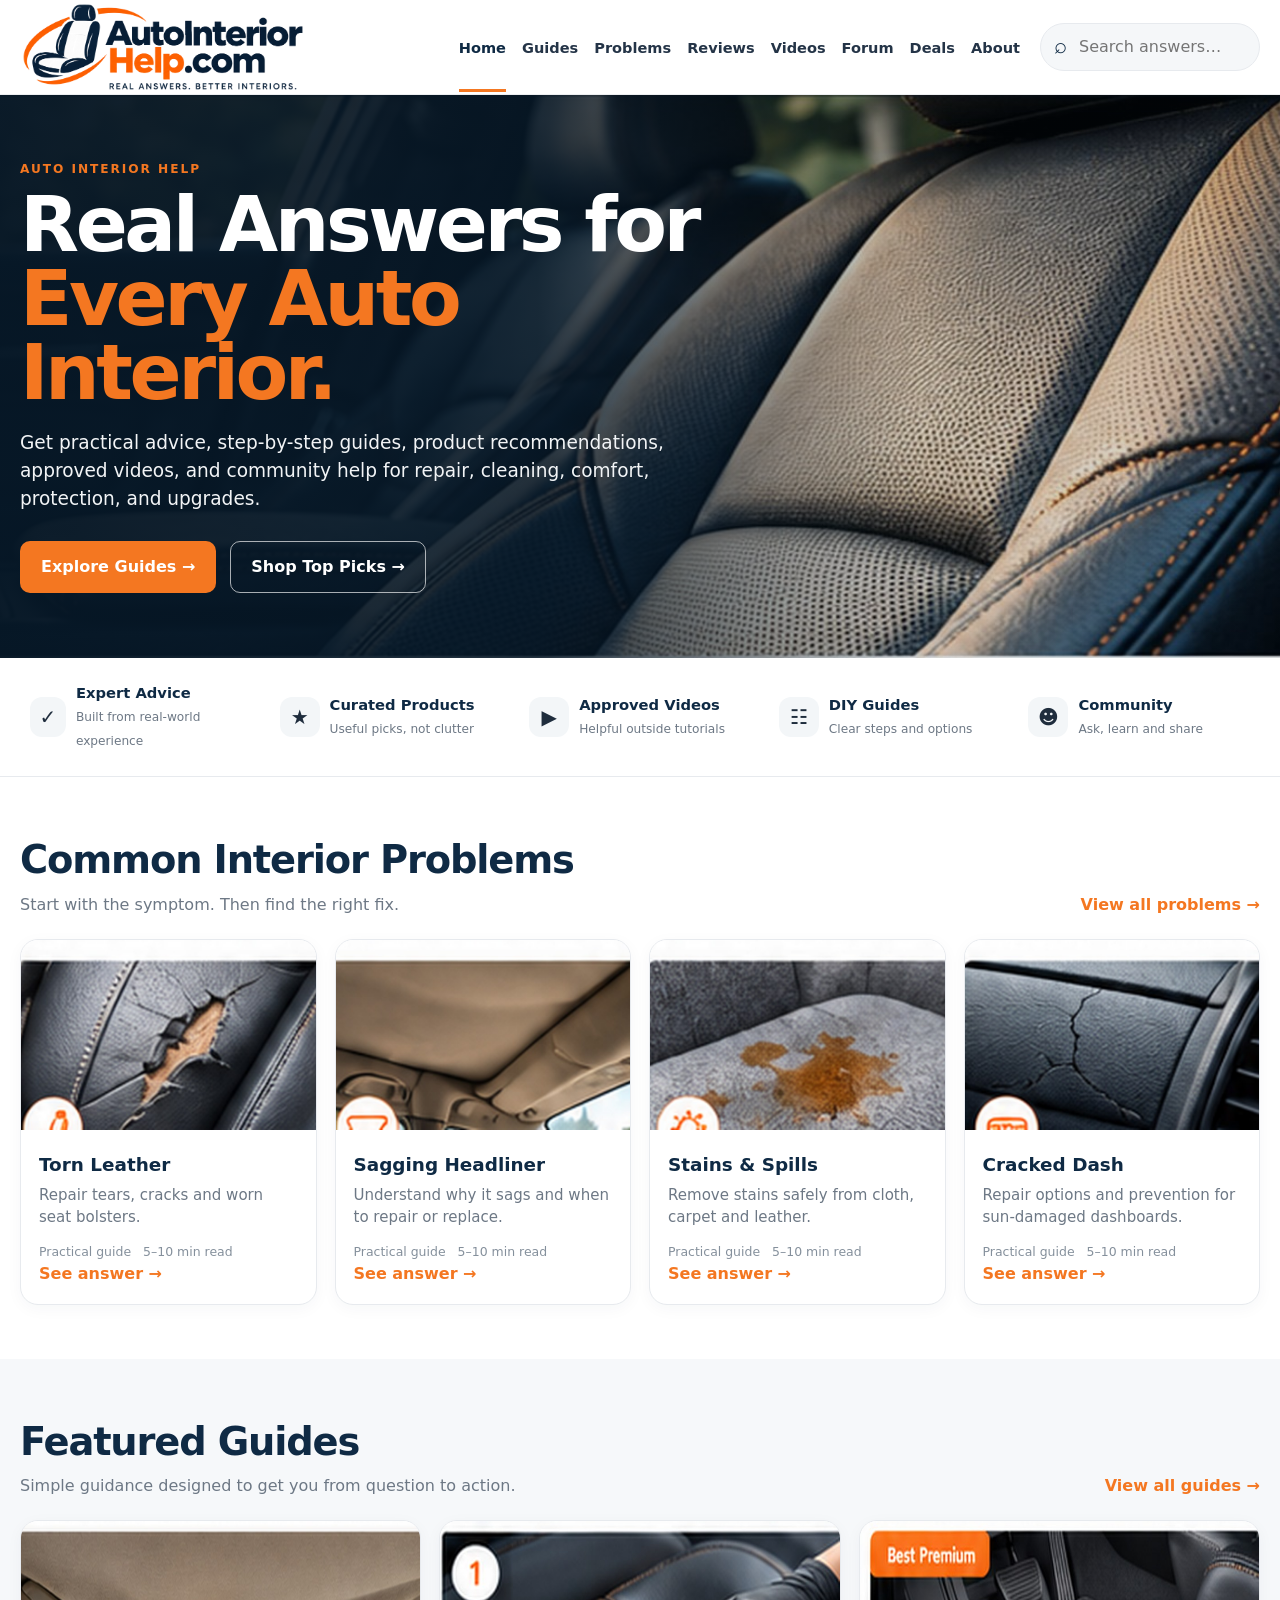
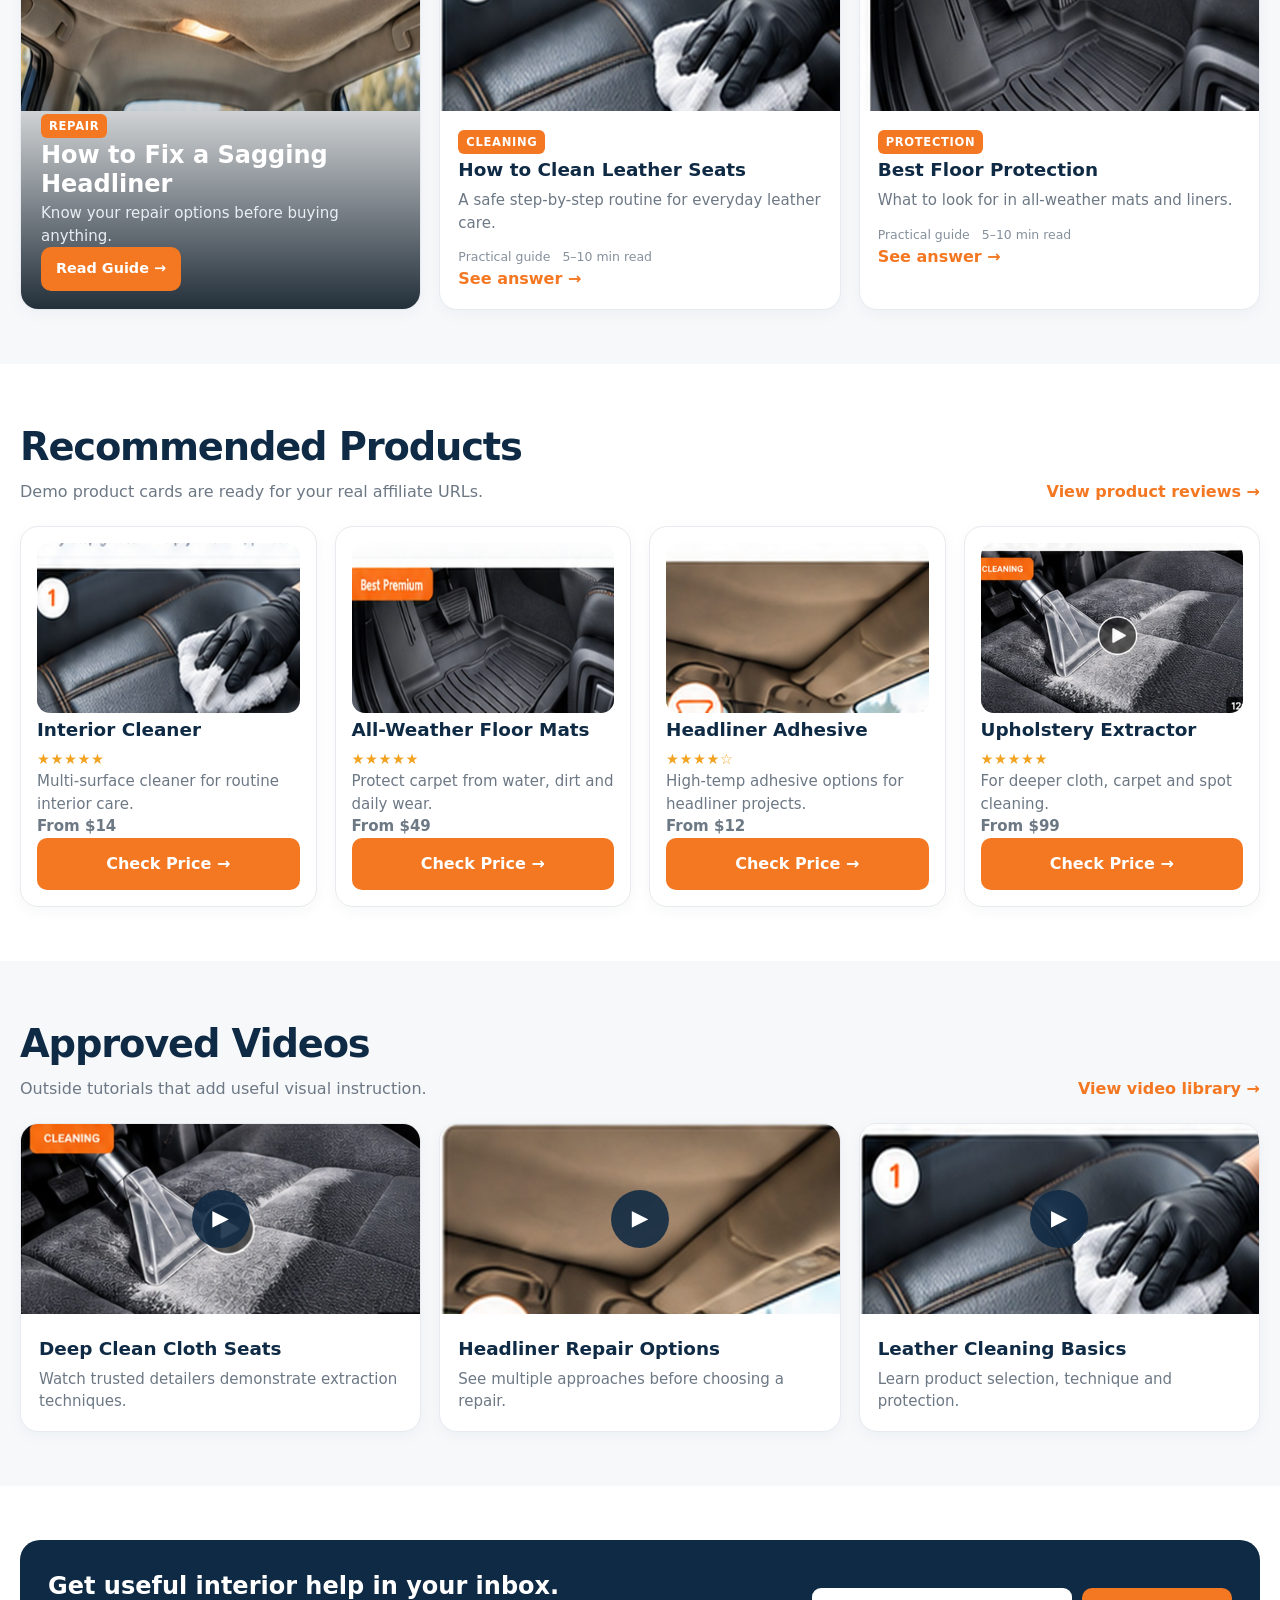
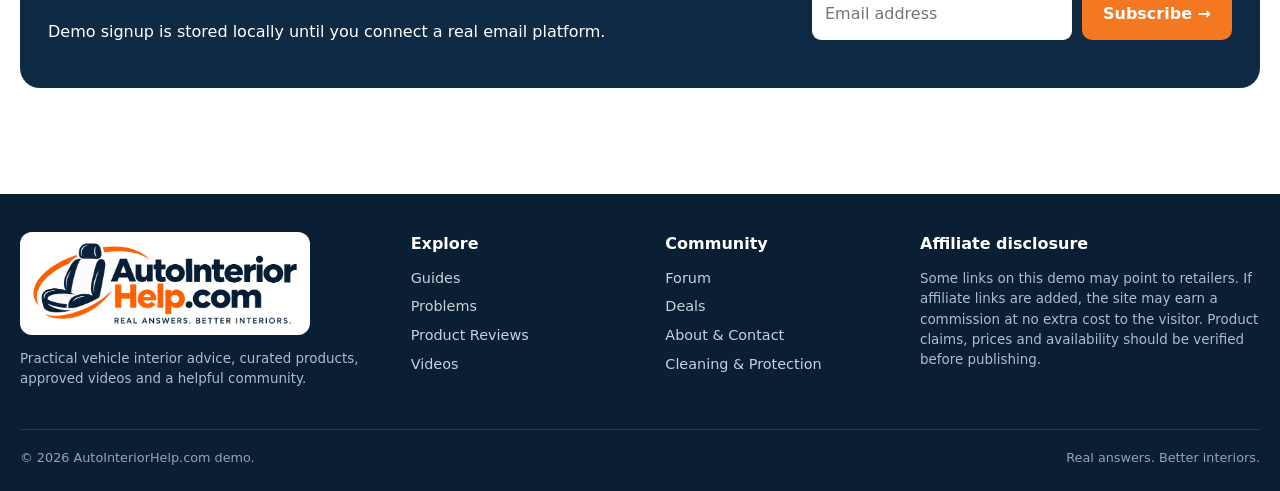
<file: index.html>
<!doctype html><html lang="en"><head><meta charset="utf-8"><meta name="viewport" content="width=device-width,initial-scale=1"><title>AutoInteriorHelp.com — Real Answers. Better Interiors.</title><meta name="description" content="Practical guides, product recommendations, approved videos and community help for vehicle interiors."><meta name="theme-color" content="#0f2a44"><link rel="icon" href="assets/images/favicon.png"><link rel="stylesheet" href="assets/css/style.css"></head><body><header class="site-header"><div class="container header-row"><a class="brand" href="index.html"><img src="assets/images/logo-header.png" alt="AutoInteriorHelp.com"></a><button class="menu-btn" aria-label="Open menu">☰</button><nav class="nav"><a class="active" href="index.html">Home</a><a class="" href="guides.html">Guides</a><a class="" href="problems.html">Problems</a><a class="" href="reviews.html">Reviews</a><a class="" href="videos.html">Videos</a><a class="" href="forum.html">Forum</a><a class="" href="deals.html">Deals</a><a class="" href="about.html">About</a></nav><div class="header-search"><input aria-label="Search" placeholder="Search answers…"><div class="search-results"></div></div></div></header><section class="hero"><div class="container"><div class="hero-copy"><div class="eyebrow">AUTO INTERIOR HELP</div><h1>Real Answers for <span class="orange">Every Auto Interior.</span></h1><p>Get practical advice, step-by-step guides, product recommendations, approved videos, and community help for repair, cleaning, comfort, protection, and upgrades.</p><div class="actions"><a class="btn btn-primary" href="guides.html">Explore Guides →</a><a class="btn btn-outline" href="reviews.html">Shop Top Picks →</a></div></div></div></section><div class="trustbar"><div class="container trust-grid"><div class="trust-item"><div class="trust-icon">✓</div><div><strong>Expert Advice</strong><span>Built from real-world experience</span></div></div><div class="trust-item"><div class="trust-icon">★</div><div><strong>Curated Products</strong><span>Useful picks, not clutter</span></div></div><div class="trust-item"><div class="trust-icon">▶</div><div><strong>Approved Videos</strong><span>Helpful outside tutorials</span></div></div><div class="trust-item"><div class="trust-icon">☷</div><div><strong>DIY Guides</strong><span>Clear steps and options</span></div></div><div class="trust-item"><div class="trust-icon">☻</div><div><strong>Community</strong><span>Ask, learn and share</span></div></div></div></div>
<section class="section"><div class="container"><div class="section-head"><div><h2>Common Interior Problems</h2><p>Start with the symptom. Then find the right fix.</p></div><a class="link-arrow" href="problems.html">View all problems →</a></div><div class="grid grid-4"><article class="card" data-category="leather"><img class="card-img" src="assets/images/torn-leather.jpg" alt="Torn Leather"><div class="card-body"><h3>Torn Leather</h3><p>Repair tears, cracks and worn seat bolsters.</p><div class="meta"><span>Practical guide</span><span>5–10 min read</span></div><a class="link-arrow" href="problems.html#leather">See answer →</a></div></article><article class="card" data-category="headliner"><img class="card-img" src="assets/images/headliner-card.jpg" alt="Sagging Headliner"><div class="card-body"><h3>Sagging Headliner</h3><p>Understand why it sags and when to repair or replace.</p><div class="meta"><span>Practical guide</span><span>5–10 min read</span></div><a class="link-arrow" href="headliner-guide.html">See answer →</a></div></article><article class="card" data-category="stains"><img class="card-img" src="assets/images/stain.jpg" alt="Stains & Spills"><div class="card-body"><h3>Stains & Spills</h3><p>Remove stains safely from cloth, carpet and leather.</p><div class="meta"><span>Practical guide</span><span>5–10 min read</span></div><a class="link-arrow" href="cleaning.html#stains">See answer →</a></div></article><article class="card" data-category="dash"><img class="card-img" src="assets/images/cracked-dash.jpg" alt="Cracked Dash"><div class="card-body"><h3>Cracked Dash</h3><p>Repair options and prevention for sun-damaged dashboards.</p><div class="meta"><span>Practical guide</span><span>5–10 min read</span></div><a class="link-arrow" href="problems.html#dash">See answer →</a></div></article></div></div></section>
<section class="section soft"><div class="container"><div class="section-head"><div><h2>Featured Guides</h2><p>Simple guidance designed to get you from question to action.</p></div><a class="link-arrow" href="guides.html">View all guides →</a></div><div class="grid grid-3"><article class="card card-overlay"><img class="card-img" src="assets/images/headliner-hero.jpg" alt="Sagging headliner"><div class="overlay-copy"><span class="tag">Repair</span><h3>How to Fix a Sagging Headliner</h3><p>Know your repair options before buying anything.</p><a class="btn btn-primary btn-small" href="headliner-guide.html">Read Guide →</a></div></article><article class="card" data-category="cleaning"><img class="card-img" src="assets/images/clean-leather.jpg" alt="How to Clean Leather Seats"><div class="card-body"><span class="tag">Cleaning</span><h3>How to Clean Leather Seats</h3><p>A safe step-by-step routine for everyday leather care.</p><div class="meta"><span>Practical guide</span><span>5–10 min read</span></div><a class="link-arrow" href="cleaning.html">See answer →</a></div></article><article class="card" data-category="protection"><img class="card-img" src="assets/images/floor-mats.jpg" alt="Best Floor Protection"><div class="card-body"><span class="tag">Protection</span><h3>Best Floor Protection</h3><p>What to look for in all-weather mats and liners.</p><div class="meta"><span>Practical guide</span><span>5–10 min read</span></div><a class="link-arrow" href="reviews.html">See answer →</a></div></article></div></div></section>
<section class="section"><div class="container"><div class="section-head"><div><h2>Recommended Products</h2><p>Demo product cards are ready for your real affiliate URLs.</p></div><a class="link-arrow" href="reviews.html">View product reviews →</a></div><div class="grid grid-4">
<div class="card product-card"><div class="product-thumb"><img src="assets/images/clean-leather.jpg" alt="Interior cleaner"></div><h3>Interior Cleaner</h3><div class="stars">★★★★★</div><p>Multi-surface cleaner for routine interior care.</p><p class="price">From $14</p><a data-affiliate="Interior Cleaner" class="btn btn-primary" target="_blank" rel="nofollow sponsored noopener" href="https://www.amazon.com/s?k=car+interior+cleaner">Check Price →</a></div>
<div class="card product-card"><div class="product-thumb"><img src="assets/images/floor-mats.jpg" alt="Floor mats"></div><h3>All-Weather Floor Mats</h3><div class="stars">★★★★★</div><p>Protect carpet from water, dirt and daily wear.</p><p class="price">From $49</p><a data-affiliate="Floor Mats" class="btn btn-primary" target="_blank" rel="nofollow sponsored noopener" href="https://www.amazon.com/s?k=all+weather+car+floor+mats">Check Price →</a></div>
<div class="card product-card"><div class="product-thumb"><img src="assets/images/headliner-card.jpg" alt="Headliner adhesive"></div><h3>Headliner Adhesive</h3><div class="stars">★★★★☆</div><p>High-temp adhesive options for headliner projects.</p><p class="price">From $12</p><a data-affiliate="Headliner Adhesive" class="btn btn-primary" target="_blank" rel="nofollow sponsored noopener" href="https://www.amazon.com/s?k=headliner+adhesive">Check Price →</a></div>
<div class="card product-card"><div class="product-thumb"><img src="assets/images/extractor.jpg" alt="Upholstery extractor"></div><h3>Upholstery Extractor</h3><div class="stars">★★★★★</div><p>For deeper cloth, carpet and spot cleaning.</p><p class="price">From $99</p><a data-affiliate="Extractor" class="btn btn-primary" target="_blank" rel="nofollow sponsored noopener" href="https://www.amazon.com/s?k=portable+carpet+upholstery+cleaner">Check Price →</a></div>
</div></div></section>
<section class="section soft"><div class="container"><div class="section-head"><div><h2>Approved Videos</h2><p>Outside tutorials that add useful visual instruction.</p></div><a class="link-arrow" href="videos.html">View video library →</a></div><div class="grid grid-3"><a class="card video-card" target="_blank" rel="noopener" href="https://www.youtube.com/results?search_query=car+interior+deep+clean"><div class="thumb"><img src="assets/images/extractor.jpg" alt="Car interior deep cleaning"><span class="play">▶</span></div><div class="card-body"><h3>Deep Clean Cloth Seats</h3><p>Watch trusted detailers demonstrate extraction techniques.</p></div></a><a class="card video-card" target="_blank" rel="noopener" href="https://www.youtube.com/results?search_query=sagging+headliner+repair"><div class="thumb"><img src="assets/images/headliner-card.jpg" alt="Headliner repair"><span class="play">▶</span></div><div class="card-body"><h3>Headliner Repair Options</h3><p>See multiple approaches before choosing a repair.</p></div></a><a class="card video-card" target="_blank" rel="noopener" href="https://www.youtube.com/results?search_query=clean+leather+car+seats"><div class="thumb"><img src="assets/images/clean-leather.jpg" alt="Leather cleaning"><span class="play">▶</span></div><div class="card-body"><h3>Leather Cleaning Basics</h3><p>Learn product selection, technique and protection.</p></div></a></div></div></section>
<section class="section"><div class="container"><div class="newsletter"><div><h3>Get useful interior help in your inbox.</h3><p>Demo signup is stored locally until you connect a real email platform.</p></div><form class="newsletter-form"><input type="email" required placeholder="Email address"><button class="btn btn-primary">Subscribe →</button></form></div></div></section><footer class="site-footer"><div class="container"><div class="footer-grid"><div><img class="footer-logo" src="assets/images/logo-header.png" alt="AutoInteriorHelp.com"><p>Practical vehicle interior advice, curated products, approved videos and a helpful community.</p></div><div><h4>Explore</h4><a href="guides.html">Guides</a><a href="problems.html">Problems</a><a href="reviews.html">Product Reviews</a><a href="videos.html">Videos</a></div><div><h4>Community</h4><a href="forum.html">Forum</a><a href="deals.html">Deals</a><a href="about.html">About & Contact</a><a href="cleaning.html">Cleaning & Protection</a></div><div><h4>Affiliate disclosure</h4><p>Some links on this demo may point to retailers. If affiliate links are added, the site may earn a commission at no extra cost to the visitor. Product claims, prices and availability should be verified before publishing.</p></div></div><div class="footer-bottom"><span>© 2026 AutoInteriorHelp.com demo.</span><span>Real answers. Better interiors.</span></div></div></footer><div class="toast" aria-live="polite"></div><script src="assets/js/site.js"></script></body></html>
</file>
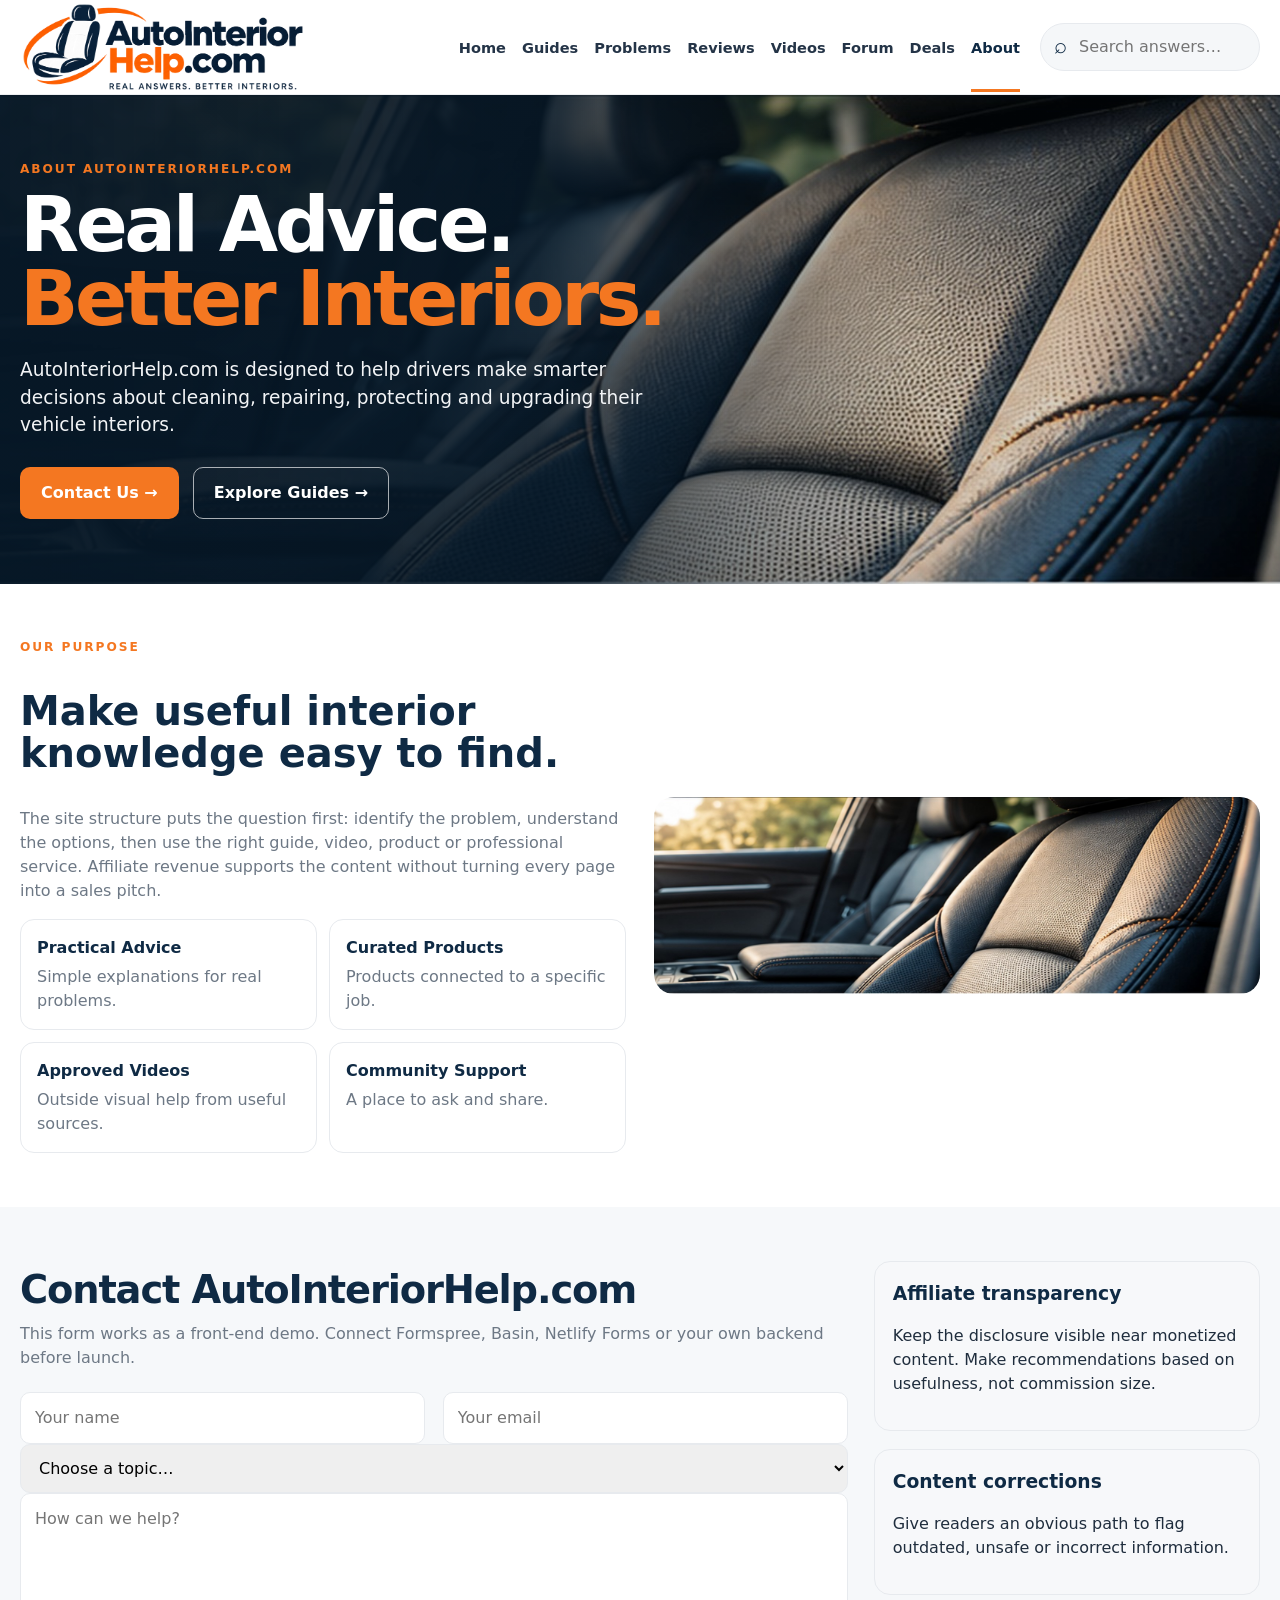
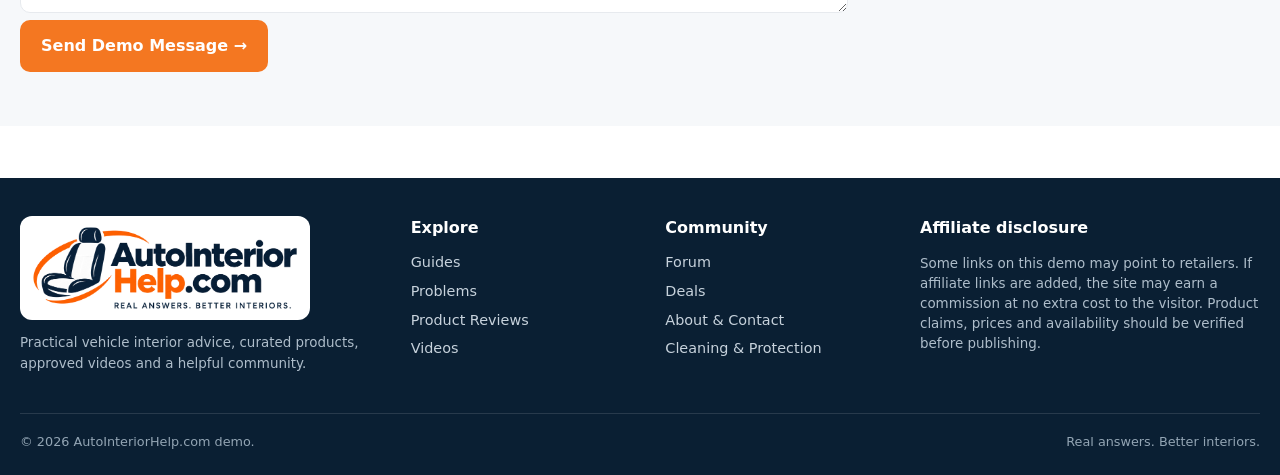
<file: about.html>
<!doctype html><html lang="en"><head><meta charset="utf-8"><meta name="viewport" content="width=device-width,initial-scale=1"><title>About & Contact | AutoInteriorHelp.com</title><meta name="description" content="About AutoInteriorHelp.com and contact information for questions, corrections and partnerships."><meta name="theme-color" content="#0f2a44"><link rel="icon" href="assets/images/favicon.png"><link rel="stylesheet" href="assets/css/style.css"></head><body><header class="site-header"><div class="container header-row"><a class="brand" href="index.html"><img src="assets/images/logo-header.png" alt="AutoInteriorHelp.com"></a><button class="menu-btn" aria-label="Open menu">☰</button><nav class="nav"><a class="" href="index.html">Home</a><a class="" href="guides.html">Guides</a><a class="" href="problems.html">Problems</a><a class="" href="reviews.html">Reviews</a><a class="" href="videos.html">Videos</a><a class="" href="forum.html">Forum</a><a class="" href="deals.html">Deals</a><a class="active" href="about.html">About</a></nav><div class="header-search"><input aria-label="Search" placeholder="Search answers…"><div class="search-results"></div></div></div></header><section class="hero compact"><div class="container"><div class="hero-copy"><div class="eyebrow">ABOUT AUTOINTERIORHELP.COM</div><h1>Real Advice. <span class="orange">Better Interiors.</span></h1><p>AutoInteriorHelp.com is designed to help drivers make smarter decisions about cleaning, repairing, protecting and upgrading their vehicle interiors.</p><div class="actions"><a class="btn btn-primary" href="#contact">Contact Us →</a><a class="btn btn-outline" href="guides.html">Explore Guides →</a></div></div></div></section><section class="section"><div class="container"><div class="about-band"><div><div class="eyebrow">OUR PURPOSE</div><h2 style="color:var(--navy);font-size:2.5rem;line-height:1.05">Make useful interior knowledge easy to find.</h2><p class="muted">The site structure puts the question first: identify the problem, understand the options, then use the right guide, video, product or professional service. Affiliate revenue supports the content without turning every page into a sales pitch.</p><div class="feature-list"><div class="feature"><strong>Practical Advice</strong><span class="muted">Simple explanations for real problems.</span></div><div class="feature"><strong>Curated Products</strong><span class="muted">Products connected to a specific job.</span></div><div class="feature"><strong>Approved Videos</strong><span class="muted">Outside visual help from useful sources.</span></div><div class="feature"><strong>Community Support</strong><span class="muted">A place to ask and share.</span></div></div></div><img src="assets/images/hero.jpg" alt="Modern vehicle interior"></div></div></section><section id="contact" class="section soft"><div class="container split"><div><div class="section-head"><div><h2>Contact AutoInteriorHelp.com</h2><p>This form works as a front-end demo. Connect Formspree, Basin, Netlify Forms or your own backend before launch.</p></div></div><form class="contact-form" onsubmit="event.preventDefault();document.querySelector('.toast').textContent='Demo message captured locally — connect a form backend before launch.';document.querySelector('.toast').classList.add('show');setTimeout(()=>document.querySelector('.toast').classList.remove('show'),2500);this.reset();"><div class="grid grid-2"><input required placeholder="Your name"><input type="email" required placeholder="Your email"></div><select required><option value="">Choose a topic…</option><option>Interior question</option><option>Product suggestion</option><option>Partnership</option><option>Content correction</option></select><textarea required placeholder="How can we help?"></textarea><button class="btn btn-primary">Send Demo Message →</button></form></div><aside class="sidebar"><div class="sidebox"><h3>Affiliate transparency</h3><p>Keep the disclosure visible near monetized content. Make recommendations based on usefulness, not commission size.</p></div><div class="sidebox"><h3>Content corrections</h3><p>Give readers an obvious path to flag outdated, unsafe or incorrect information.</p></div></aside></div></section><footer class="site-footer"><div class="container"><div class="footer-grid"><div><img class="footer-logo" src="assets/images/logo-header.png" alt="AutoInteriorHelp.com"><p>Practical vehicle interior advice, curated products, approved videos and a helpful community.</p></div><div><h4>Explore</h4><a href="guides.html">Guides</a><a href="problems.html">Problems</a><a href="reviews.html">Product Reviews</a><a href="videos.html">Videos</a></div><div><h4>Community</h4><a href="forum.html">Forum</a><a href="deals.html">Deals</a><a href="about.html">About & Contact</a><a href="cleaning.html">Cleaning & Protection</a></div><div><h4>Affiliate disclosure</h4><p>Some links on this demo may point to retailers. If affiliate links are added, the site may earn a commission at no extra cost to the visitor. Product claims, prices and availability should be verified before publishing.</p></div></div><div class="footer-bottom"><span>© 2026 AutoInteriorHelp.com demo.</span><span>Real answers. Better interiors.</span></div></div></footer><div class="toast" aria-live="polite"></div><script src="assets/js/site.js"></script></body></html>
</file>
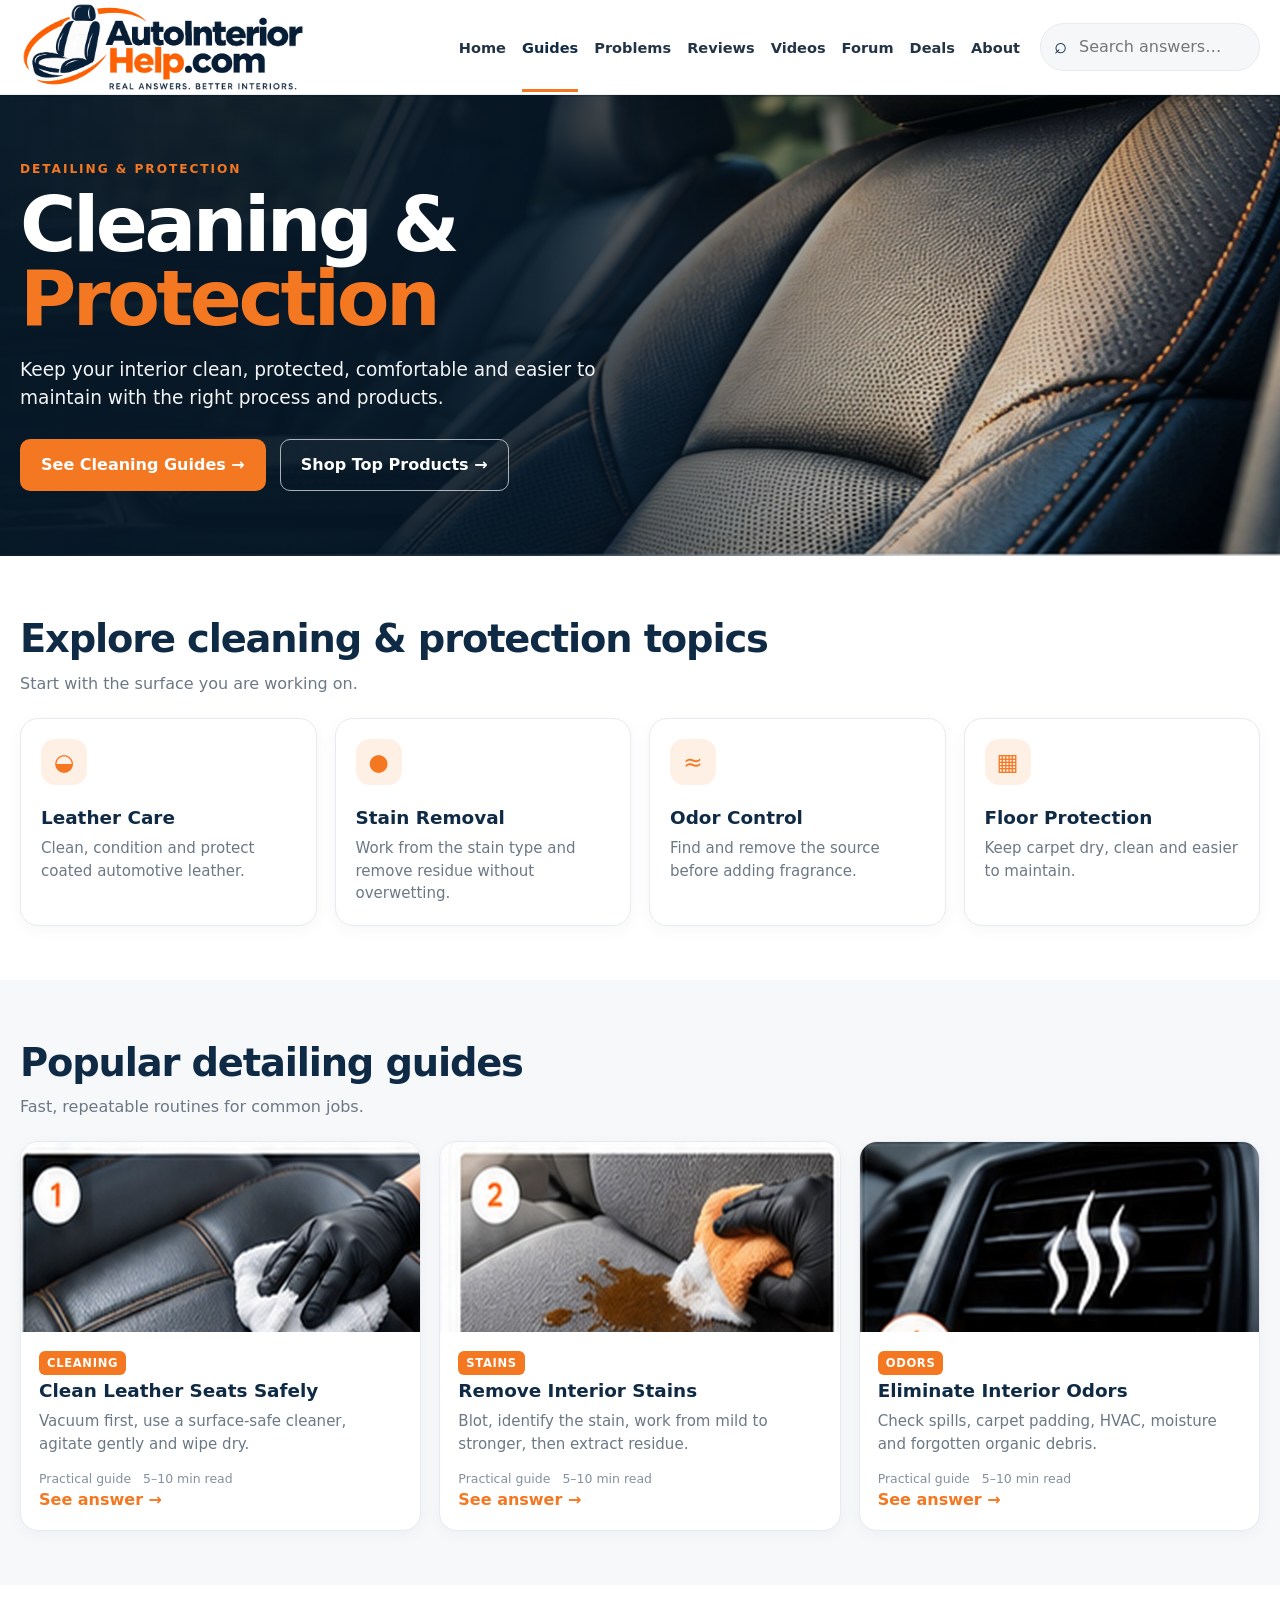
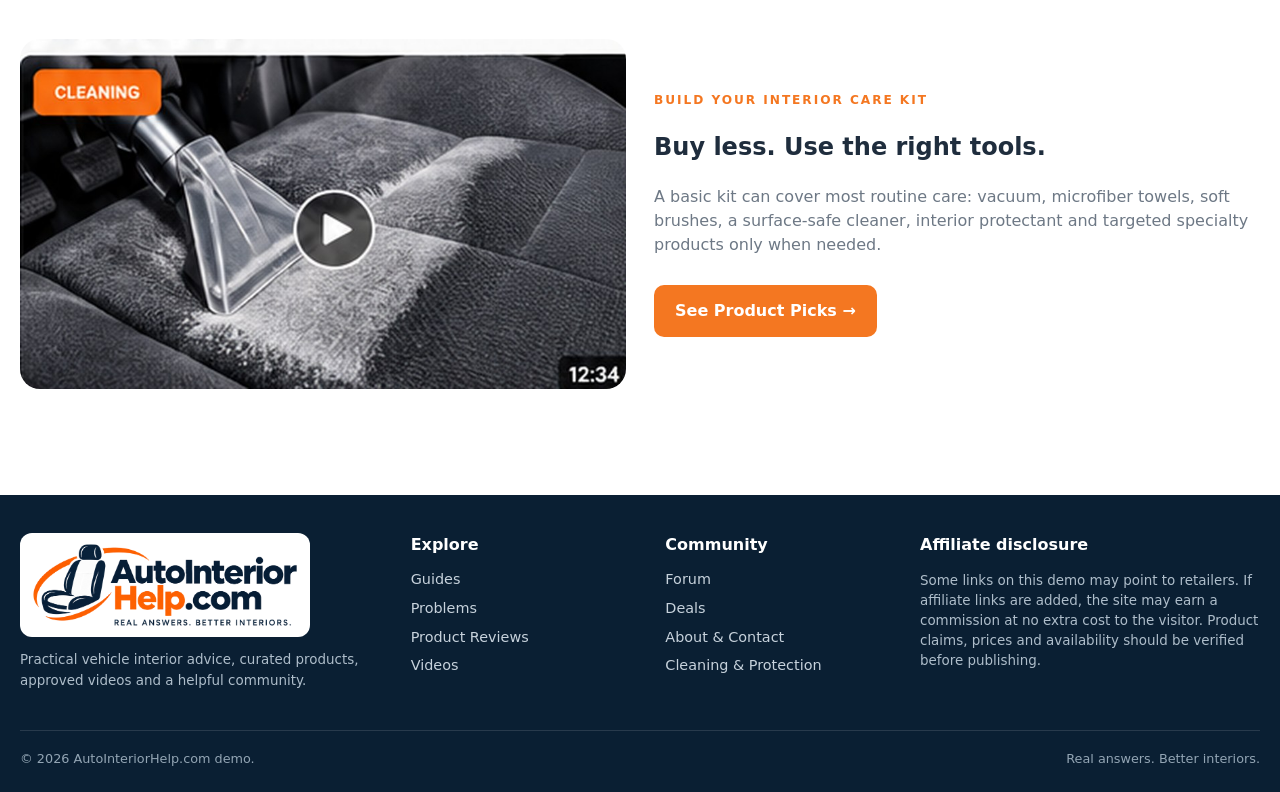
<file: cleaning.html>
<!doctype html><html lang="en"><head><meta charset="utf-8"><meta name="viewport" content="width=device-width,initial-scale=1"><title>Cleaning & Protection | AutoInteriorHelp.com</title><meta name="description" content="Vehicle interior cleaning and protection guides for leather, cloth, carpet, plastic, floor mats and odor control."><meta name="theme-color" content="#0f2a44"><link rel="icon" href="assets/images/favicon.png"><link rel="stylesheet" href="assets/css/style.css"></head><body><header class="site-header"><div class="container header-row"><a class="brand" href="index.html"><img src="assets/images/logo-header.png" alt="AutoInteriorHelp.com"></a><button class="menu-btn" aria-label="Open menu">☰</button><nav class="nav"><a class="" href="index.html">Home</a><a class="active" href="guides.html">Guides</a><a class="" href="problems.html">Problems</a><a class="" href="reviews.html">Reviews</a><a class="" href="videos.html">Videos</a><a class="" href="forum.html">Forum</a><a class="" href="deals.html">Deals</a><a class="" href="about.html">About</a></nav><div class="header-search"><input aria-label="Search" placeholder="Search answers…"><div class="search-results"></div></div></div></header><section class="hero compact"><div class="container"><div class="hero-copy"><div class="eyebrow">DETAILING & PROTECTION</div><h1>Cleaning & <span class="orange">Protection</span></h1><p>Keep your interior clean, protected, comfortable and easier to maintain with the right process and products.</p><div class="actions"><a class="btn btn-primary" href="#topics">See Cleaning Guides →</a><a class="btn btn-outline" href="reviews.html">Shop Top Products →</a></div></div></div></section>
<section id="topics" class="section"><div class="container"><div class="section-head"><div><h2>Explore cleaning & protection topics</h2><p>Start with the surface you are working on.</p></div></div><div class="grid grid-4"><div id="leather" class="card category-card"><div class="category-icon">◒</div><h3>Leather Care</h3><p>Clean, condition and protect coated automotive leather.</p></div><div id="stains" class="card category-card"><div class="category-icon">●</div><h3>Stain Removal</h3><p>Work from the stain type and remove residue without overwetting.</p></div><div id="odors" class="card category-card"><div class="category-icon">≈</div><h3>Odor Control</h3><p>Find and remove the source before adding fragrance.</p></div><div class="card category-card"><div class="category-icon">▦</div><h3>Floor Protection</h3><p>Keep carpet dry, clean and easier to maintain.</p></div></div></div></section>
<section class="section soft"><div class="container"><div class="section-head"><div><h2>Popular detailing guides</h2><p>Fast, repeatable routines for common jobs.</p></div></div><div class="grid grid-3"><article class="card" data-category="cleaning"><img class="card-img" src="assets/images/clean-leather.jpg" alt="Clean Leather Seats Safely"><div class="card-body"><span class="tag">Cleaning</span><h3>Clean Leather Seats Safely</h3><p>Vacuum first, use a surface-safe cleaner, agitate gently and wipe dry.</p><div class="meta"><span>Practical guide</span><span>5–10 min read</span></div><a class="link-arrow" href="guides.html">See answer →</a></div></article><article class="card" data-category="cleaning"><img class="card-img" src="assets/images/clean-stain.jpg" alt="Remove Interior Stains"><div class="card-body"><span class="tag">Stains</span><h3>Remove Interior Stains</h3><p>Blot, identify the stain, work from mild to stronger, then extract residue.</p><div class="meta"><span>Practical guide</span><span>5–10 min read</span></div><a class="link-arrow" href="guides.html">See answer →</a></div></article><article class="card" data-category="cleaning"><img class="card-img" src="assets/images/odors.jpg" alt="Eliminate Interior Odors"><div class="card-body"><span class="tag">Odors</span><h3>Eliminate Interior Odors</h3><p>Check spills, carpet padding, HVAC, moisture and forgotten organic debris.</p><div class="meta"><span>Practical guide</span><span>5–10 min read</span></div><a class="link-arrow" href="guides.html">See answer →</a></div></article></div></div></section>
<section class="section"><div class="container"><div class="about-band"><img src="assets/images/extractor.jpg" alt="Upholstery cleaning"><div><div class="eyebrow">BUILD YOUR INTERIOR CARE KIT</div><h2>Buy less. Use the right tools.</h2><p class="muted">A basic kit can cover most routine care: vacuum, microfiber towels, soft brushes, a surface-safe cleaner, interior protectant and targeted specialty products only when needed.</p><div class="actions"><a class="btn btn-primary" href="reviews.html">See Product Picks →</a></div></div></div></div></section><footer class="site-footer"><div class="container"><div class="footer-grid"><div><img class="footer-logo" src="assets/images/logo-header.png" alt="AutoInteriorHelp.com"><p>Practical vehicle interior advice, curated products, approved videos and a helpful community.</p></div><div><h4>Explore</h4><a href="guides.html">Guides</a><a href="problems.html">Problems</a><a href="reviews.html">Product Reviews</a><a href="videos.html">Videos</a></div><div><h4>Community</h4><a href="forum.html">Forum</a><a href="deals.html">Deals</a><a href="about.html">About & Contact</a><a href="cleaning.html">Cleaning & Protection</a></div><div><h4>Affiliate disclosure</h4><p>Some links on this demo may point to retailers. If affiliate links are added, the site may earn a commission at no extra cost to the visitor. Product claims, prices and availability should be verified before publishing.</p></div></div><div class="footer-bottom"><span>© 2026 AutoInteriorHelp.com demo.</span><span>Real answers. Better interiors.</span></div></div></footer><div class="toast" aria-live="polite"></div><script src="assets/js/site.js"></script></body></html>
</file>
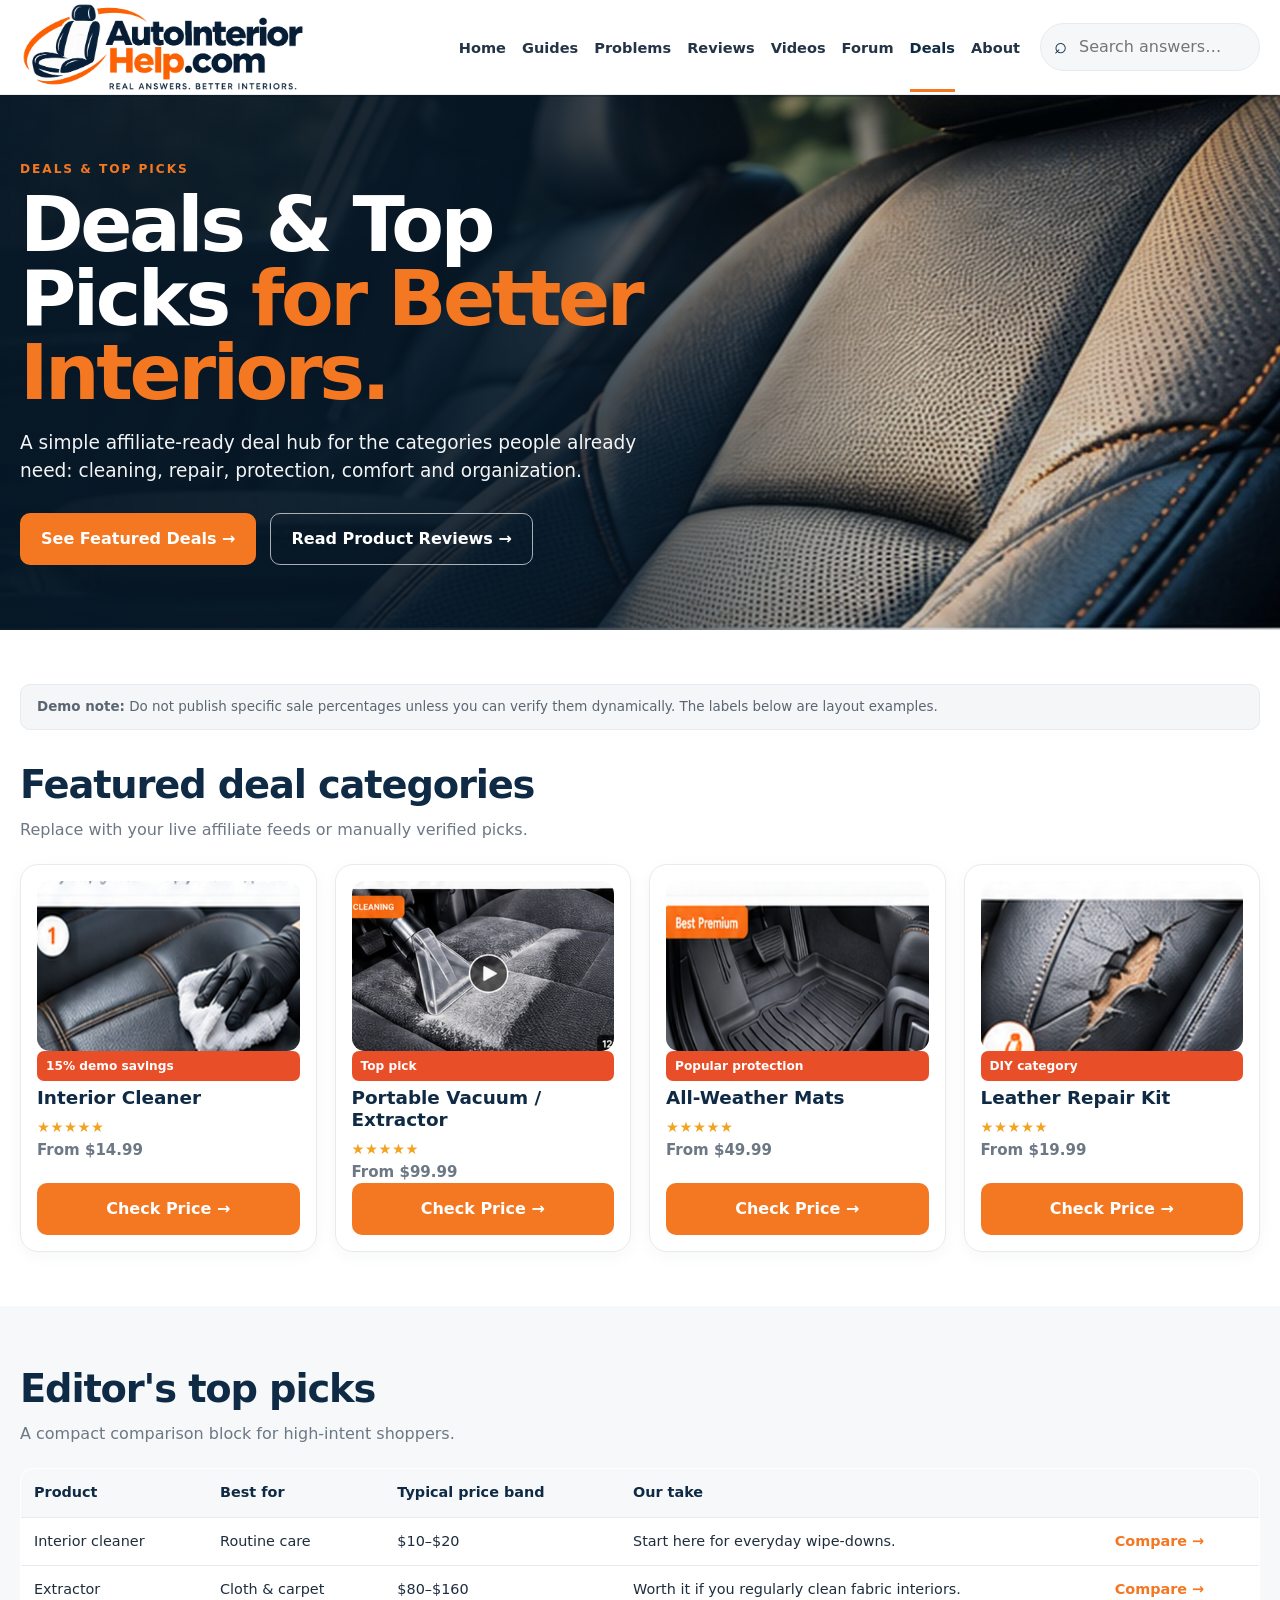
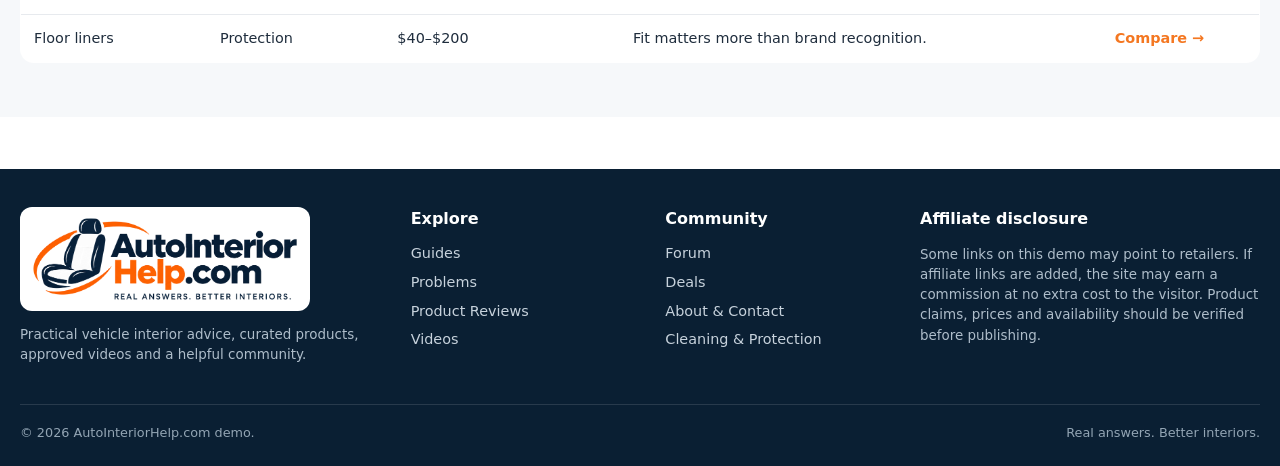
<file: deals.html>
<!doctype html><html lang="en"><head><meta charset="utf-8"><meta name="viewport" content="width=device-width,initial-scale=1"><title>Deals & Top Picks | AutoInteriorHelp.com</title><meta name="description" content="Affiliate-ready product deal and top-pick pages for vehicle interior cleaning, repair, protection and comfort."><meta name="theme-color" content="#0f2a44"><link rel="icon" href="assets/images/favicon.png"><link rel="stylesheet" href="assets/css/style.css"></head><body><header class="site-header"><div class="container header-row"><a class="brand" href="index.html"><img src="assets/images/logo-header.png" alt="AutoInteriorHelp.com"></a><button class="menu-btn" aria-label="Open menu">☰</button><nav class="nav"><a class="" href="index.html">Home</a><a class="" href="guides.html">Guides</a><a class="" href="problems.html">Problems</a><a class="" href="reviews.html">Reviews</a><a class="" href="videos.html">Videos</a><a class="" href="forum.html">Forum</a><a class="active" href="deals.html">Deals</a><a class="" href="about.html">About</a></nav><div class="header-search"><input aria-label="Search" placeholder="Search answers…"><div class="search-results"></div></div></div></header><section class="hero compact"><div class="container"><div class="hero-copy"><div class="eyebrow">DEALS & TOP PICKS</div><h1>Deals & Top Picks <span class="orange">for Better Interiors.</span></h1><p>A simple affiliate-ready deal hub for the categories people already need: cleaning, repair, protection, comfort and organization.</p><div class="actions"><a class="btn btn-primary" href="#deals">See Featured Deals →</a><a class="btn btn-outline" href="reviews.html">Read Product Reviews →</a></div></div></div></section><section id="deals" class="section"><div class="container"><div class="disclosure"><strong>Demo note:</strong> Do not publish specific sale percentages unless you can verify them dynamically. The labels below are layout examples.</div><div class="section-head" style="margin-top:26px"><div><h2>Featured deal categories</h2><p>Replace with your live affiliate feeds or manually verified picks.</p></div></div><div class="grid grid-4"><div class="card product-card"><div class="product-thumb"><img src="assets/images/clean-leather.jpg" alt="Interior Cleaner"></div><span class="badge">15% demo savings</span><h3>Interior Cleaner</h3><div class="stars">★★★★★</div><p class="price">From $14.99</p><a data-affiliate="Interior Cleaner" class="btn btn-primary" target="_blank" rel="nofollow sponsored noopener" href="https://www.amazon.com/s?k=car+interior+cleaner">Check Price →</a></div><div class="card product-card"><div class="product-thumb"><img src="assets/images/extractor.jpg" alt="Portable Vacuum / Extractor"></div><span class="badge">Top pick</span><h3>Portable Vacuum / Extractor</h3><div class="stars">★★★★★</div><p class="price">From $99.99</p><a data-affiliate="Portable Vacuum / Extractor" class="btn btn-primary" target="_blank" rel="nofollow sponsored noopener" href="https://www.amazon.com/s?k=car+portable+upholstery+cleaner">Check Price →</a></div><div class="card product-card"><div class="product-thumb"><img src="assets/images/floor-mats.jpg" alt="All-Weather Mats"></div><span class="badge">Popular protection</span><h3>All-Weather Mats</h3><div class="stars">★★★★★</div><p class="price">From $49.99</p><a data-affiliate="All-Weather Mats" class="btn btn-primary" target="_blank" rel="nofollow sponsored noopener" href="https://www.amazon.com/s?k=all+weather+floor+mats">Check Price →</a></div><div class="card product-card"><div class="product-thumb"><img src="assets/images/torn-leather.jpg" alt="Leather Repair Kit"></div><span class="badge">DIY category</span><h3>Leather Repair Kit</h3><div class="stars">★★★★★</div><p class="price">From $19.99</p><a data-affiliate="Leather Repair Kit" class="btn btn-primary" target="_blank" rel="nofollow sponsored noopener" href="https://www.amazon.com/s?k=leather+repair+kit+car">Check Price →</a></div></div></div></section><section class="section soft"><div class="container"><div class="section-head"><div><h2>Editor's top picks</h2><p>A compact comparison block for high-intent shoppers.</p></div></div><table class="compare"><thead><tr><th>Product</th><th>Best for</th><th>Typical price band</th><th>Our take</th><th></th></tr></thead><tbody><tr><td>Interior cleaner</td><td>Routine care</td><td>$10–$20</td><td>Start here for everyday wipe-downs.</td><td><a class="link-arrow" href="reviews.html">Compare →</a></td></tr><tr><td>Extractor</td><td>Cloth & carpet</td><td>$80–$160</td><td>Worth it if you regularly clean fabric interiors.</td><td><a class="link-arrow" href="reviews.html">Compare →</a></td></tr><tr><td>Floor liners</td><td>Protection</td><td>$40–$200</td><td>Fit matters more than brand recognition.</td><td><a class="link-arrow" href="reviews.html">Compare →</a></td></tr></tbody></table></div></section><footer class="site-footer"><div class="container"><div class="footer-grid"><div><img class="footer-logo" src="assets/images/logo-header.png" alt="AutoInteriorHelp.com"><p>Practical vehicle interior advice, curated products, approved videos and a helpful community.</p></div><div><h4>Explore</h4><a href="guides.html">Guides</a><a href="problems.html">Problems</a><a href="reviews.html">Product Reviews</a><a href="videos.html">Videos</a></div><div><h4>Community</h4><a href="forum.html">Forum</a><a href="deals.html">Deals</a><a href="about.html">About & Contact</a><a href="cleaning.html">Cleaning & Protection</a></div><div><h4>Affiliate disclosure</h4><p>Some links on this demo may point to retailers. If affiliate links are added, the site may earn a commission at no extra cost to the visitor. Product claims, prices and availability should be verified before publishing.</p></div></div><div class="footer-bottom"><span>© 2026 AutoInteriorHelp.com demo.</span><span>Real answers. Better interiors.</span></div></div></footer><div class="toast" aria-live="polite"></div><script src="assets/js/site.js"></script></body></html>
</file>
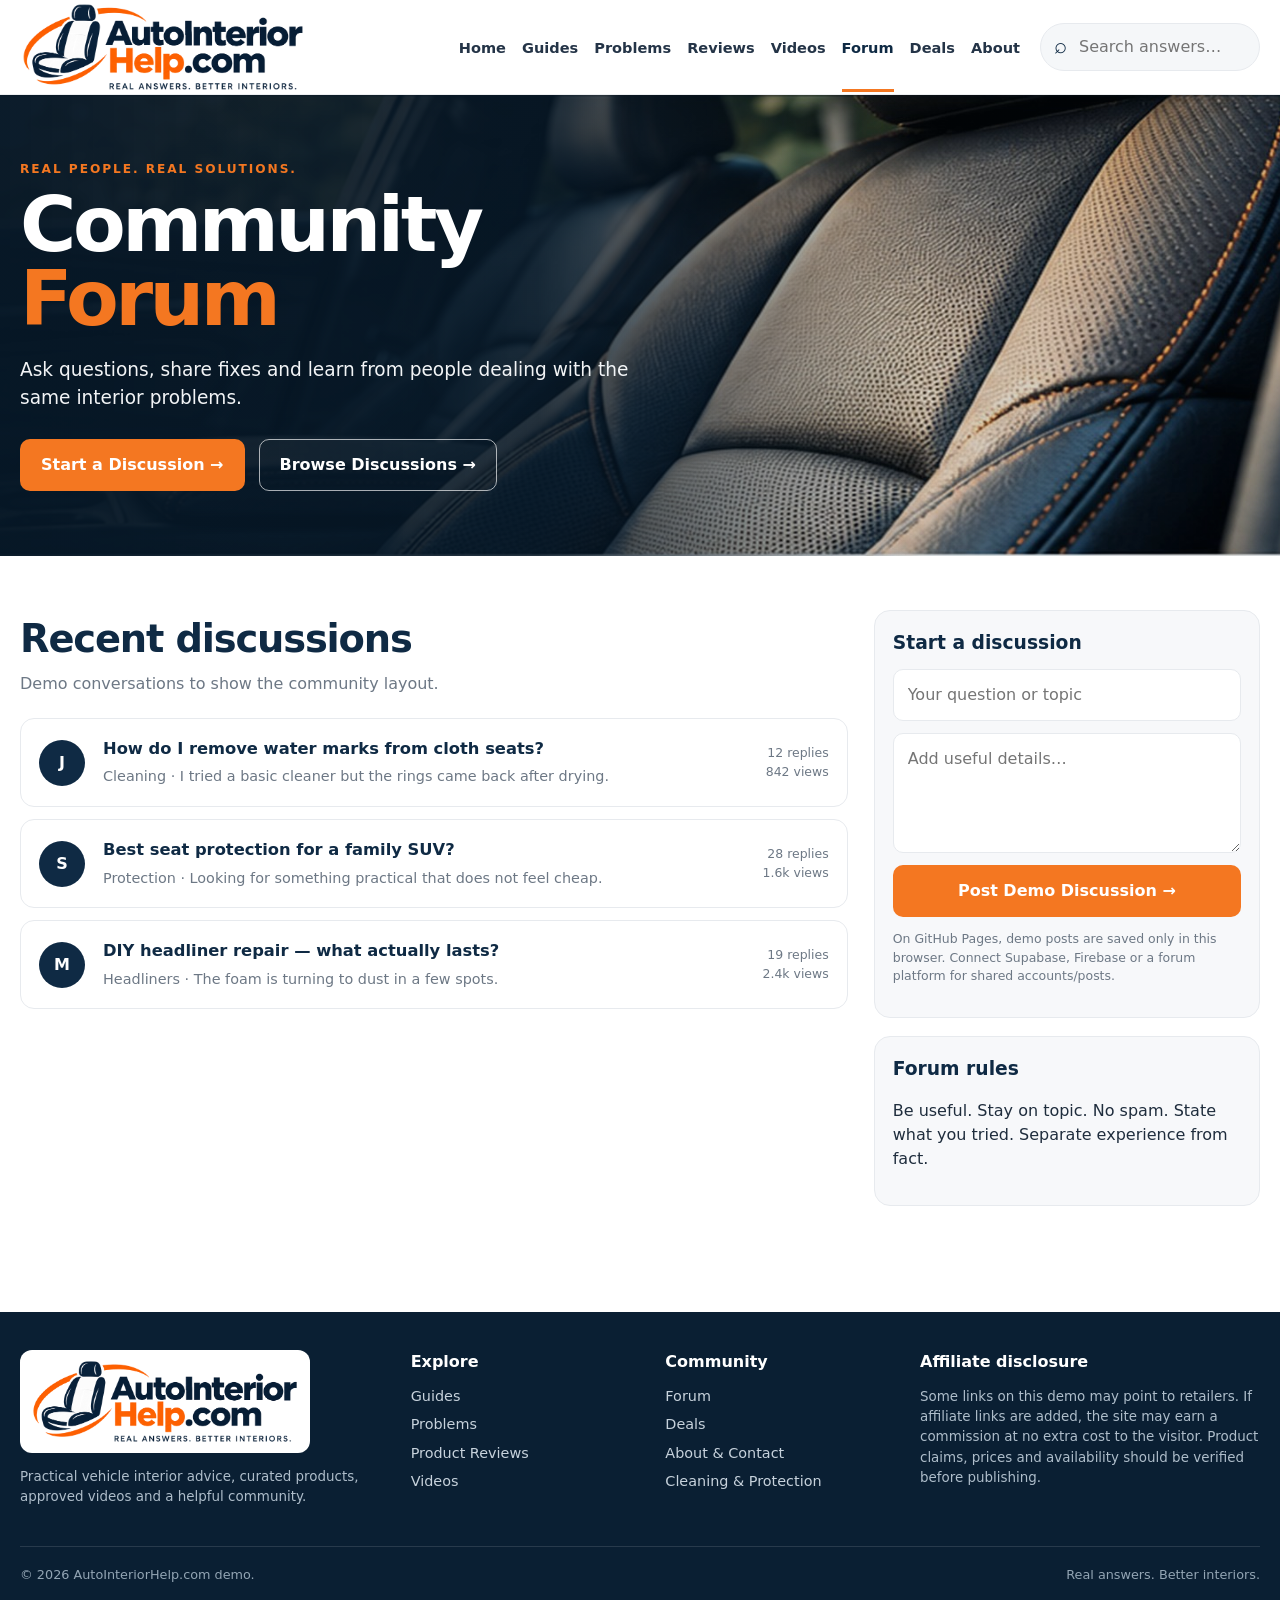
<file: forum.html>
<!doctype html><html lang="en"><head><meta charset="utf-8"><meta name="viewport" content="width=device-width,initial-scale=1"><title>Community Forum | AutoInteriorHelp.com</title><meta name="description" content="A demo community forum for auto interior questions, fixes, product discussions and DIY projects."><meta name="theme-color" content="#0f2a44"><link rel="icon" href="assets/images/favicon.png"><link rel="stylesheet" href="assets/css/style.css"></head><body><header class="site-header"><div class="container header-row"><a class="brand" href="index.html"><img src="assets/images/logo-header.png" alt="AutoInteriorHelp.com"></a><button class="menu-btn" aria-label="Open menu">☰</button><nav class="nav"><a class="" href="index.html">Home</a><a class="" href="guides.html">Guides</a><a class="" href="problems.html">Problems</a><a class="" href="reviews.html">Reviews</a><a class="" href="videos.html">Videos</a><a class="active" href="forum.html">Forum</a><a class="" href="deals.html">Deals</a><a class="" href="about.html">About</a></nav><div class="header-search"><input aria-label="Search" placeholder="Search answers…"><div class="search-results"></div></div></div></header><section class="hero compact"><div class="container"><div class="hero-copy"><div class="eyebrow">REAL PEOPLE. REAL SOLUTIONS.</div><h1>Community <span class="orange">Forum</span></h1><p>Ask questions, share fixes and learn from people dealing with the same interior problems.</p><div class="actions"><a class="btn btn-primary" href="#new">Start a Discussion →</a><a class="btn btn-outline" href="#recent">Browse Discussions →</a></div></div></div></section><section class="section"><div class="container split"><div><div class="section-head"><div><h2 id="recent">Recent discussions</h2><p>Demo conversations to show the community layout.</p></div></div><div class="forum-row"><div class="avatar">J</div><div><h3>How do I remove water marks from cloth seats?</h3><p>Cleaning · I tried a basic cleaner but the rings came back after drying.</p></div><div class="forum-stats">12 replies<br>842 views</div></div><div class="forum-row"><div class="avatar">S</div><div><h3>Best seat protection for a family SUV?</h3><p>Protection · Looking for something practical that does not feel cheap.</p></div><div class="forum-stats">28 replies<br>1.6k views</div></div><div class="forum-row"><div class="avatar">M</div><div><h3>DIY headliner repair — what actually lasts?</h3><p>Headliners · The foam is turning to dust in a few spots.</p></div><div class="forum-stats">19 replies<br>2.4k views</div></div><div id="localThreads"></div></div><aside class="sidebar"><div id="new" class="sidebox"><h3>Start a discussion</h3><form id="forumForm" class="forum-form"><input id="forumTitle" required placeholder="Your question or topic"><textarea id="forumBody" required placeholder="Add useful details…"></textarea><button class="btn btn-primary">Post Demo Discussion →</button></form><p class="muted" style="font-size:.78rem">On GitHub Pages, demo posts are saved only in this browser. Connect Supabase, Firebase or a forum platform for shared accounts/posts.</p></div><div class="sidebox"><h3>Forum rules</h3><p>Be useful. Stay on topic. No spam. State what you tried. Separate experience from fact.</p></div></aside></div></section><footer class="site-footer"><div class="container"><div class="footer-grid"><div><img class="footer-logo" src="assets/images/logo-header.png" alt="AutoInteriorHelp.com"><p>Practical vehicle interior advice, curated products, approved videos and a helpful community.</p></div><div><h4>Explore</h4><a href="guides.html">Guides</a><a href="problems.html">Problems</a><a href="reviews.html">Product Reviews</a><a href="videos.html">Videos</a></div><div><h4>Community</h4><a href="forum.html">Forum</a><a href="deals.html">Deals</a><a href="about.html">About & Contact</a><a href="cleaning.html">Cleaning & Protection</a></div><div><h4>Affiliate disclosure</h4><p>Some links on this demo may point to retailers. If affiliate links are added, the site may earn a commission at no extra cost to the visitor. Product claims, prices and availability should be verified before publishing.</p></div></div><div class="footer-bottom"><span>© 2026 AutoInteriorHelp.com demo.</span><span>Real answers. Better interiors.</span></div></div></footer><div class="toast" aria-live="polite"></div><script src="assets/js/site.js"></script></body></html>
</file>
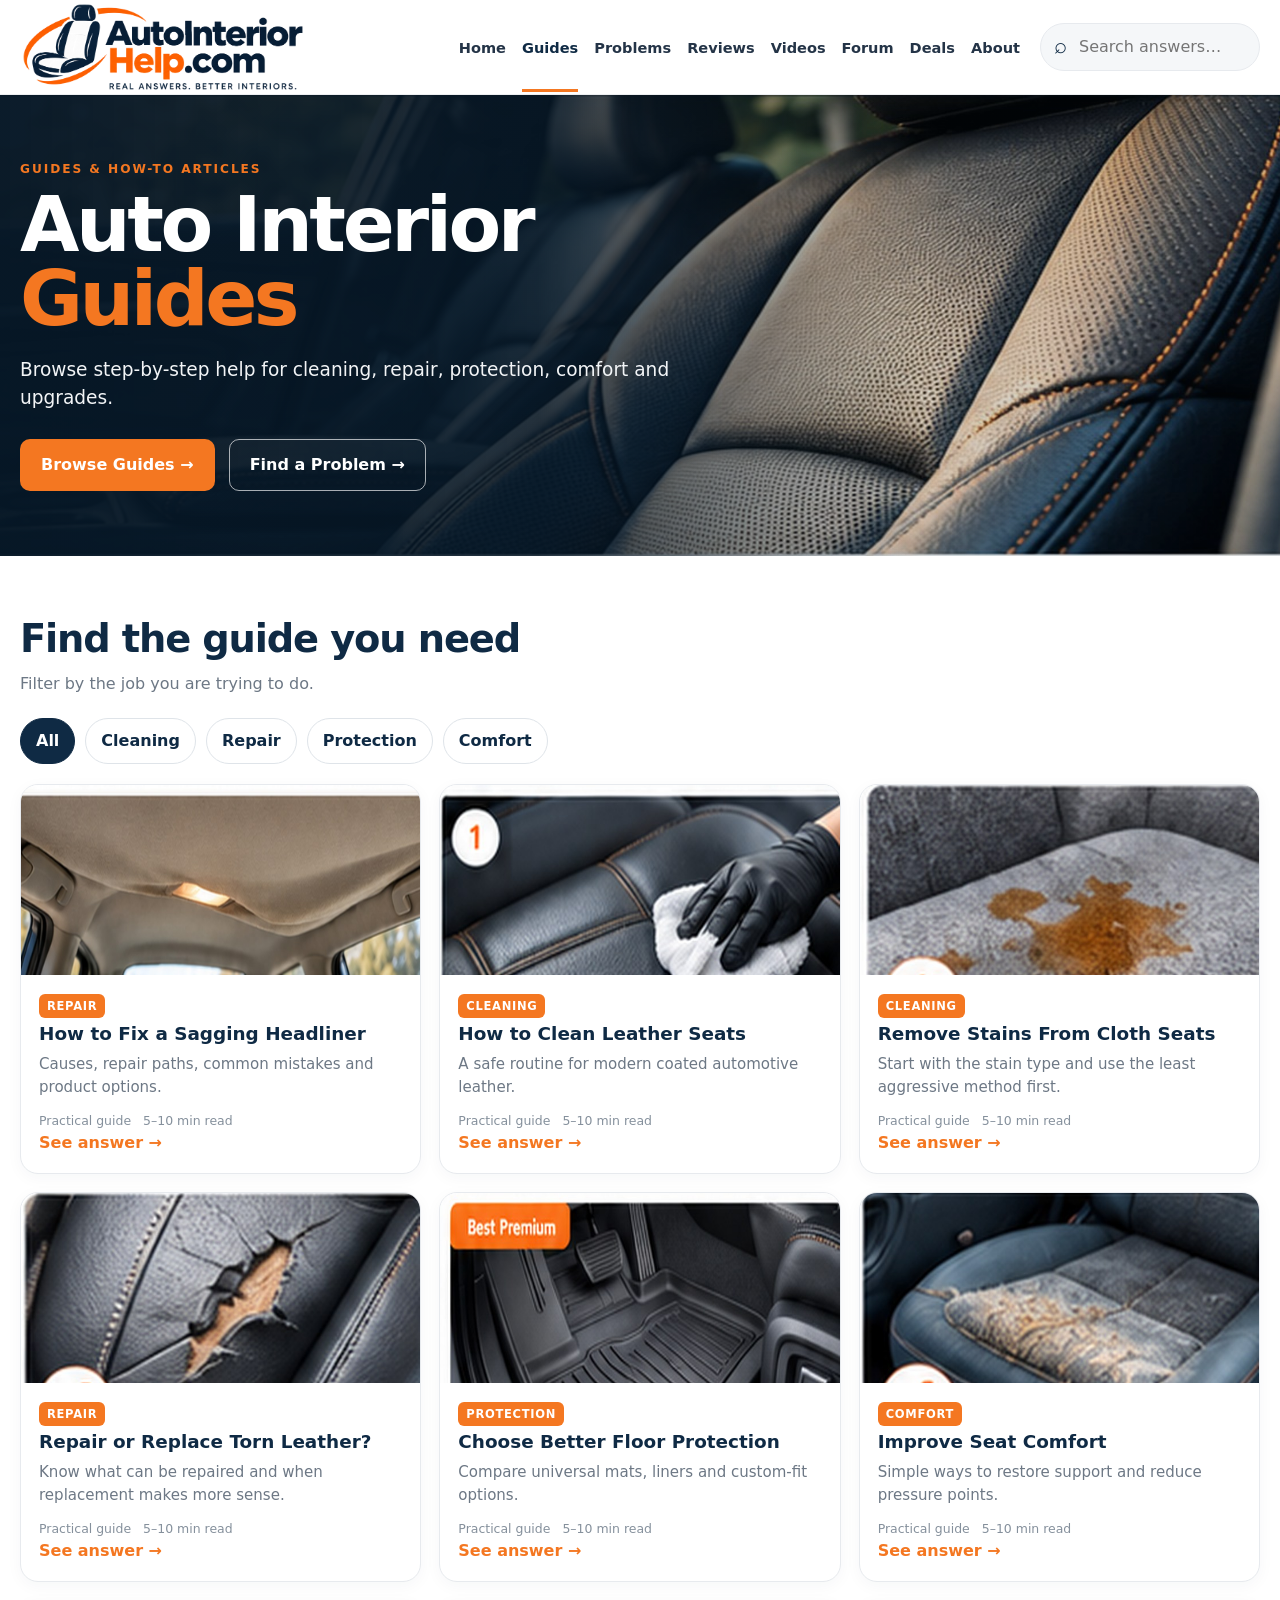
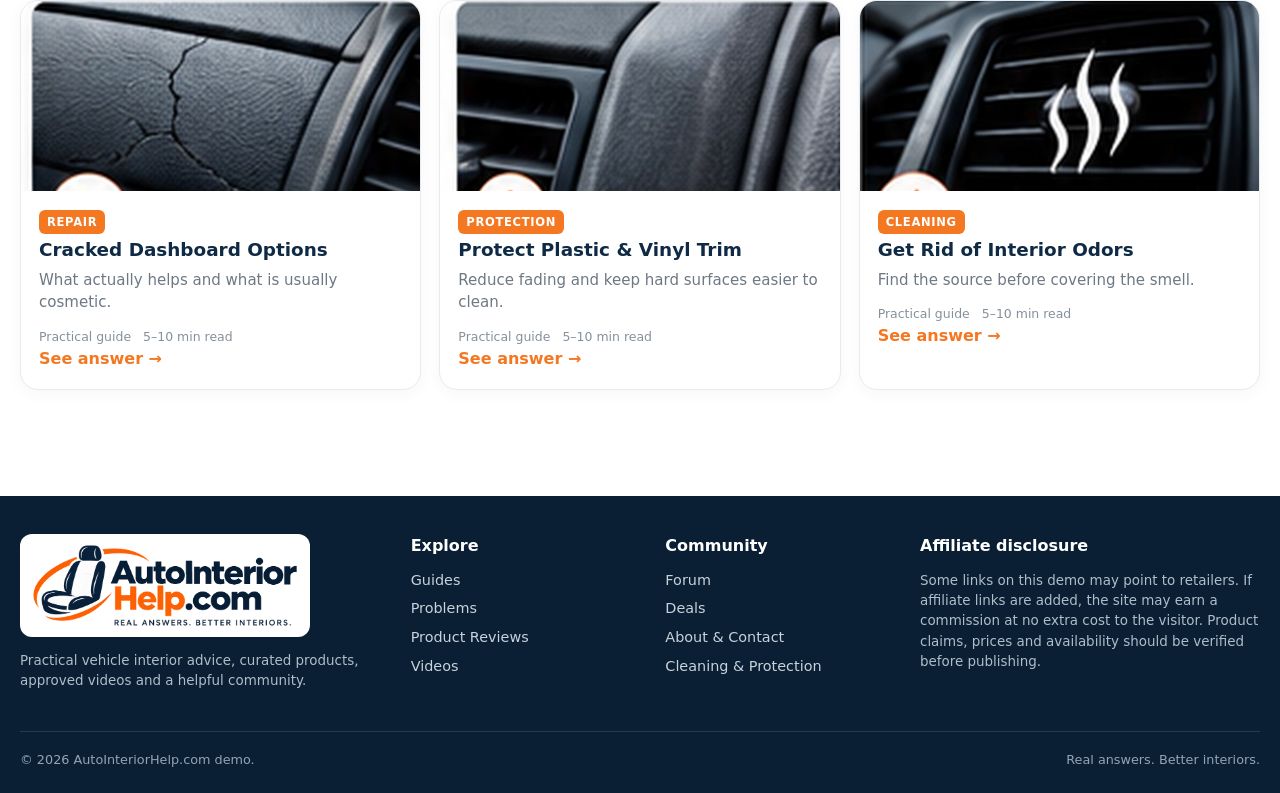
<file: guides.html>
<!doctype html><html lang="en"><head><meta charset="utf-8"><meta name="viewport" content="width=device-width,initial-scale=1"><title>Auto Interior Guides | AutoInteriorHelp.com</title><meta name="description" content="Practical how-to guides for cleaning, repairing, protecting and upgrading vehicle interiors."><meta name="theme-color" content="#0f2a44"><link rel="icon" href="assets/images/favicon.png"><link rel="stylesheet" href="assets/css/style.css"></head><body><header class="site-header"><div class="container header-row"><a class="brand" href="index.html"><img src="assets/images/logo-header.png" alt="AutoInteriorHelp.com"></a><button class="menu-btn" aria-label="Open menu">☰</button><nav class="nav"><a class="" href="index.html">Home</a><a class="active" href="guides.html">Guides</a><a class="" href="problems.html">Problems</a><a class="" href="reviews.html">Reviews</a><a class="" href="videos.html">Videos</a><a class="" href="forum.html">Forum</a><a class="" href="deals.html">Deals</a><a class="" href="about.html">About</a></nav><div class="header-search"><input aria-label="Search" placeholder="Search answers…"><div class="search-results"></div></div></div></header><section class="hero compact"><div class="container"><div class="hero-copy"><div class="eyebrow">GUIDES & HOW-TO ARTICLES</div><h1>Auto Interior <span class="orange">Guides</span></h1><p>Browse step-by-step help for cleaning, repair, protection, comfort and upgrades.</p><div class="actions"><a class="btn btn-primary" href="#guides">Browse Guides →</a><a class="btn btn-outline" href="problems.html">Find a Problem →</a></div></div></div></section>
<section id="guides" class="section"><div class="container"><div class="section-head"><div><h2>Find the guide you need</h2><p>Filter by the job you are trying to do.</p></div></div><div class="filters" data-filter-group><button class="filter-btn active" data-filter="all">All</button><button class="filter-btn" data-filter="cleaning">Cleaning</button><button class="filter-btn" data-filter="repair">Repair</button><button class="filter-btn" data-filter="protection">Protection</button><button class="filter-btn" data-filter="comfort">Comfort</button></div><div class="grid grid-3"><article class="card" data-category="repair"><img class="card-img" src="assets/images/headliner-hero.jpg" alt="How to Fix a Sagging Headliner"><div class="card-body"><span class="tag">Repair</span><h3>How to Fix a Sagging Headliner</h3><p>Causes, repair paths, common mistakes and product options.</p><div class="meta"><span>Practical guide</span><span>5–10 min read</span></div><a class="link-arrow" href="headliner-guide.html">See answer →</a></div></article><article class="card" data-category="cleaning"><img class="card-img" src="assets/images/clean-leather.jpg" alt="How to Clean Leather Seats"><div class="card-body"><span class="tag">Cleaning</span><h3>How to Clean Leather Seats</h3><p>A safe routine for modern coated automotive leather.</p><div class="meta"><span>Practical guide</span><span>5–10 min read</span></div><a class="link-arrow" href="cleaning.html">See answer →</a></div></article><article class="card" data-category="cleaning"><img class="card-img" src="assets/images/stain.jpg" alt="Remove Stains From Cloth Seats"><div class="card-body"><span class="tag">Cleaning</span><h3>Remove Stains From Cloth Seats</h3><p>Start with the stain type and use the least aggressive method first.</p><div class="meta"><span>Practical guide</span><span>5–10 min read</span></div><a class="link-arrow" href="cleaning.html#stains">See answer →</a></div></article><article class="card" data-category="repair"><img class="card-img" src="assets/images/torn-leather.jpg" alt="Repair or Replace Torn Leather?"><div class="card-body"><span class="tag">Repair</span><h3>Repair or Replace Torn Leather?</h3><p>Know what can be repaired and when replacement makes more sense.</p><div class="meta"><span>Practical guide</span><span>5–10 min read</span></div><a class="link-arrow" href="problems.html#leather">See answer →</a></div></article><article class="card" data-category="protection"><img class="card-img" src="assets/images/floor-mats.jpg" alt="Choose Better Floor Protection"><div class="card-body"><span class="tag">Protection</span><h3>Choose Better Floor Protection</h3><p>Compare universal mats, liners and custom-fit options.</p><div class="meta"><span>Practical guide</span><span>5–10 min read</span></div><a class="link-arrow" href="reviews.html">See answer →</a></div></article><article class="card" data-category="comfort"><img class="card-img" src="assets/images/seat-wear.jpg" alt="Improve Seat Comfort"><div class="card-body"><span class="tag">Comfort</span><h3>Improve Seat Comfort</h3><p>Simple ways to restore support and reduce pressure points.</p><div class="meta"><span>Practical guide</span><span>5–10 min read</span></div><a class="link-arrow" href="problems.html#seats">See answer →</a></div></article><article class="card" data-category="repair"><img class="card-img" src="assets/images/cracked-dash.jpg" alt="Cracked Dashboard Options"><div class="card-body"><span class="tag">Repair</span><h3>Cracked Dashboard Options</h3><p>What actually helps and what is usually cosmetic.</p><div class="meta"><span>Practical guide</span><span>5–10 min read</span></div><a class="link-arrow" href="problems.html#dash">See answer →</a></div></article><article class="card" data-category="protection"><img class="card-img" src="assets/images/trim.jpg" alt="Protect Plastic & Vinyl Trim"><div class="card-body"><span class="tag">Protection</span><h3>Protect Plastic & Vinyl Trim</h3><p>Reduce fading and keep hard surfaces easier to clean.</p><div class="meta"><span>Practical guide</span><span>5–10 min read</span></div><a class="link-arrow" href="cleaning.html">See answer →</a></div></article><article class="card" data-category="cleaning"><img class="card-img" src="assets/images/odors.jpg" alt="Get Rid of Interior Odors"><div class="card-body"><span class="tag">Cleaning</span><h3>Get Rid of Interior Odors</h3><p>Find the source before covering the smell.</p><div class="meta"><span>Practical guide</span><span>5–10 min read</span></div><a class="link-arrow" href="cleaning.html#odors">See answer →</a></div></article></div></div></section><footer class="site-footer"><div class="container"><div class="footer-grid"><div><img class="footer-logo" src="assets/images/logo-header.png" alt="AutoInteriorHelp.com"><p>Practical vehicle interior advice, curated products, approved videos and a helpful community.</p></div><div><h4>Explore</h4><a href="guides.html">Guides</a><a href="problems.html">Problems</a><a href="reviews.html">Product Reviews</a><a href="videos.html">Videos</a></div><div><h4>Community</h4><a href="forum.html">Forum</a><a href="deals.html">Deals</a><a href="about.html">About & Contact</a><a href="cleaning.html">Cleaning & Protection</a></div><div><h4>Affiliate disclosure</h4><p>Some links on this demo may point to retailers. If affiliate links are added, the site may earn a commission at no extra cost to the visitor. Product claims, prices and availability should be verified before publishing.</p></div></div><div class="footer-bottom"><span>© 2026 AutoInteriorHelp.com demo.</span><span>Real answers. Better interiors.</span></div></div></footer><div class="toast" aria-live="polite"></div><script src="assets/js/site.js"></script></body></html>
</file>
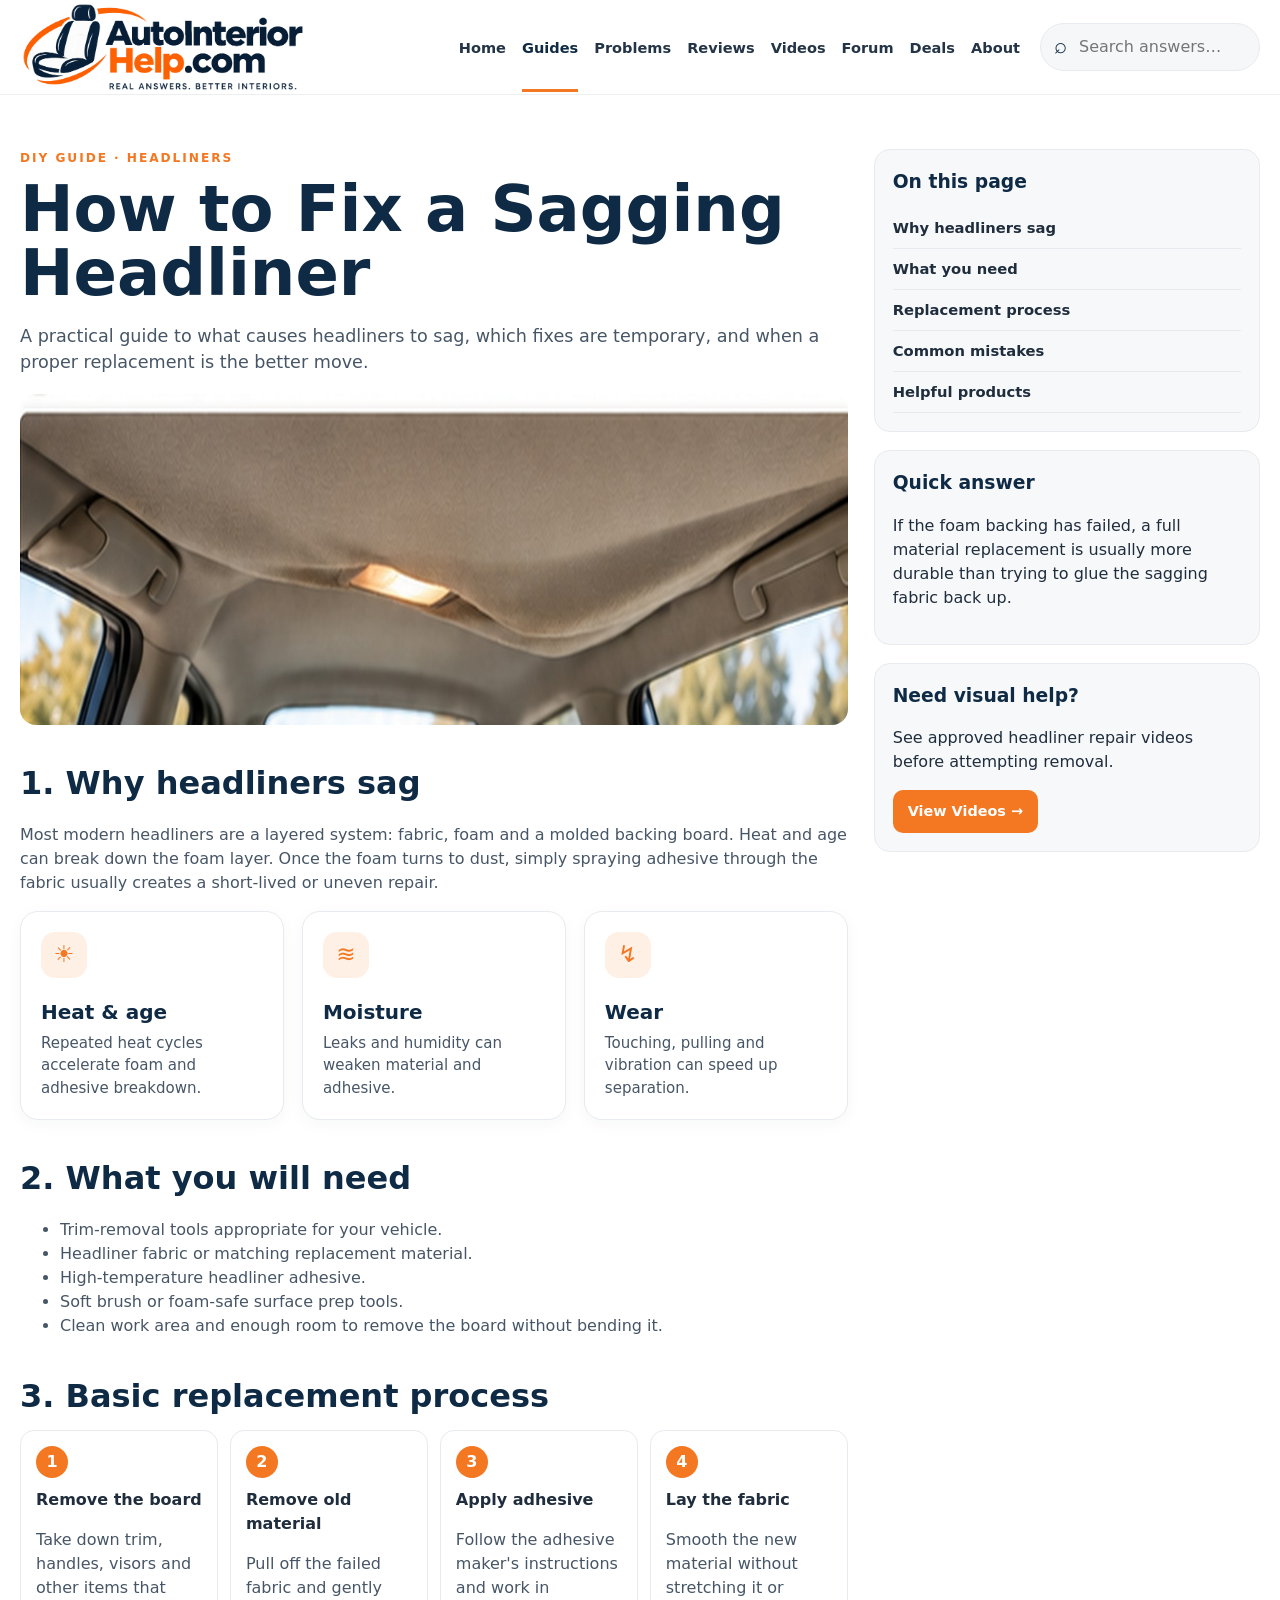
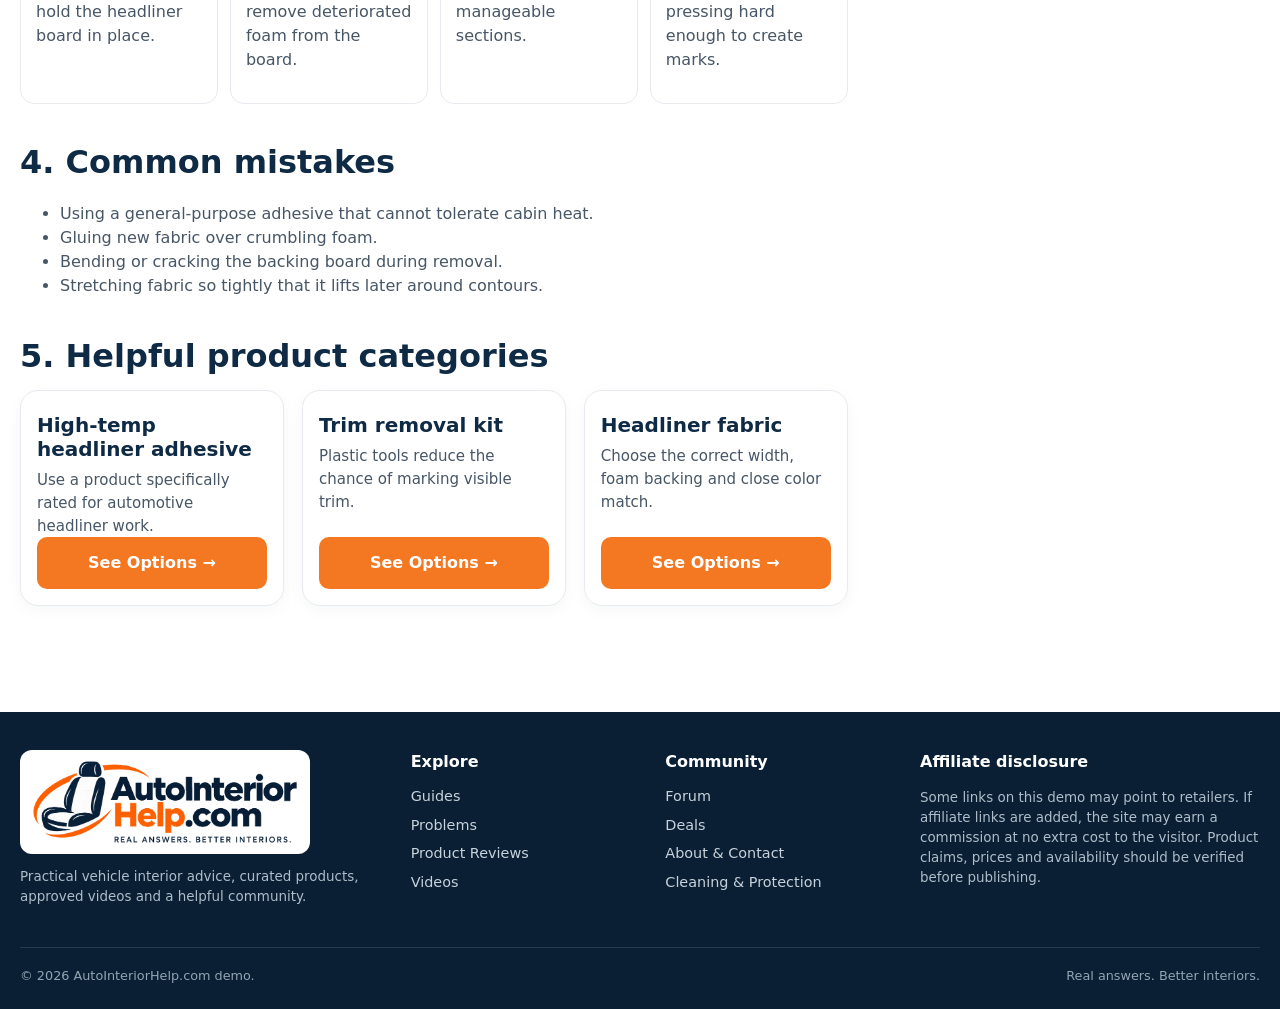
<file: headliner-guide.html>
<!doctype html><html lang="en"><head><meta charset="utf-8"><meta name="viewport" content="width=device-width,initial-scale=1"><title>How to Fix a Sagging Headliner | AutoInteriorHelp.com</title><meta name="description" content="Learn why vehicle headliners sag, common repair mistakes, basic replacement steps and helpful product categories."><meta name="theme-color" content="#0f2a44"><link rel="icon" href="assets/images/favicon.png"><link rel="stylesheet" href="assets/css/style.css"></head><body><header class="site-header"><div class="container header-row"><a class="brand" href="index.html"><img src="assets/images/logo-header.png" alt="AutoInteriorHelp.com"></a><button class="menu-btn" aria-label="Open menu">☰</button><nav class="nav"><a class="" href="index.html">Home</a><a class="active" href="guides.html">Guides</a><a class="" href="problems.html">Problems</a><a class="" href="reviews.html">Reviews</a><a class="" href="videos.html">Videos</a><a class="" href="forum.html">Forum</a><a class="" href="deals.html">Deals</a><a class="" href="about.html">About</a></nav><div class="header-search"><input aria-label="Search" placeholder="Search answers…"><div class="search-results"></div></div></div></header><main class="section"><div class="container split"><article class="article"><div class="eyebrow">DIY GUIDE · HEADLINERS</div><h1 style="color:var(--navy);font-size:clamp(2.5rem,5vw,4.3rem);line-height:1;margin:10px 0">How to Fix a Sagging Headliner</h1><p class="muted" style="font-size:1.1rem">A practical guide to what causes headliners to sag, which fixes are temporary, and when a proper replacement is the better move.</p><img src="assets/images/headliner-hero.jpg" alt="Sagging vehicle headliner"><h2 id="why">1. Why headliners sag</h2><p>Most modern headliners are a layered system: fabric, foam and a molded backing board. Heat and age can break down the foam layer. Once the foam turns to dust, simply spraying adhesive through the fabric usually creates a short-lived or uneven repair.</p><div class="grid grid-3"><div class="card category-card"><div class="category-icon">☀</div><h3>Heat & age</h3><p>Repeated heat cycles accelerate foam and adhesive breakdown.</p></div><div class="card category-card"><div class="category-icon">≋</div><h3>Moisture</h3><p>Leaks and humidity can weaken material and adhesive.</p></div><div class="card category-card"><div class="category-icon">↯</div><h3>Wear</h3><p>Touching, pulling and vibration can speed up separation.</p></div></div><h2 id="need">2. What you will need</h2><ul><li>Trim-removal tools appropriate for your vehicle.</li><li>Headliner fabric or matching replacement material.</li><li>High-temperature headliner adhesive.</li><li>Soft brush or foam-safe surface prep tools.</li><li>Clean work area and enough room to remove the board without bending it.</li></ul><h2 id="steps">3. Basic replacement process</h2><div class="steps"><div class="step"><div class="num">1</div><strong>Remove the board</strong><p>Take down trim, handles, visors and other items that hold the headliner board in place.</p></div><div class="step"><div class="num">2</div><strong>Remove old material</strong><p>Pull off the failed fabric and gently remove deteriorated foam from the board.</p></div><div class="step"><div class="num">3</div><strong>Apply adhesive</strong><p>Follow the adhesive maker's instructions and work in manageable sections.</p></div><div class="step"><div class="num">4</div><strong>Lay the fabric</strong><p>Smooth the new material without stretching it or pressing hard enough to create marks.</p></div></div><h2 id="mistakes">4. Common mistakes</h2><ul><li>Using a general-purpose adhesive that cannot tolerate cabin heat.</li><li>Gluing new fabric over crumbling foam.</li><li>Bending or cracking the backing board during removal.</li><li>Stretching fabric so tightly that it lifts later around contours.</li></ul><h2 id="products">5. Helpful product categories</h2><div class="grid grid-3"><div class="card product-card"><h3>High-temp headliner adhesive</h3><p>Use a product specifically rated for automotive headliner work.</p><a data-affiliate="Headliner Adhesive" class="btn btn-primary" target="_blank" rel="nofollow sponsored noopener" href="https://www.amazon.com/s?k=automotive+headliner+adhesive">See Options →</a></div><div class="card product-card"><h3>Trim removal kit</h3><p>Plastic tools reduce the chance of marking visible trim.</p><a data-affiliate="Trim Tools" class="btn btn-primary" target="_blank" rel="nofollow sponsored noopener" href="https://www.amazon.com/s?k=automotive+trim+removal+tool+kit">See Options →</a></div><div class="card product-card"><h3>Headliner fabric</h3><p>Choose the correct width, foam backing and close color match.</p><a data-affiliate="Headliner Fabric" class="btn btn-primary" target="_blank" rel="nofollow sponsored noopener" href="https://www.amazon.com/s?k=automotive+headliner+fabric">See Options →</a></div></div></article><aside class="sidebar"><div class="sidebox toc"><h3>On this page</h3><a href="#why">Why headliners sag</a><a href="#need">What you need</a><a href="#steps">Replacement process</a><a href="#mistakes">Common mistakes</a><a href="#products">Helpful products</a></div><div class="sidebox"><h3>Quick answer</h3><p>If the foam backing has failed, a full material replacement is usually more durable than trying to glue the sagging fabric back up.</p></div><div class="sidebox"><h3>Need visual help?</h3><p>See approved headliner repair videos before attempting removal.</p><a class="btn btn-primary btn-small" href="videos.html">View Videos →</a></div></aside></div></main><footer class="site-footer"><div class="container"><div class="footer-grid"><div><img class="footer-logo" src="assets/images/logo-header.png" alt="AutoInteriorHelp.com"><p>Practical vehicle interior advice, curated products, approved videos and a helpful community.</p></div><div><h4>Explore</h4><a href="guides.html">Guides</a><a href="problems.html">Problems</a><a href="reviews.html">Product Reviews</a><a href="videos.html">Videos</a></div><div><h4>Community</h4><a href="forum.html">Forum</a><a href="deals.html">Deals</a><a href="about.html">About & Contact</a><a href="cleaning.html">Cleaning & Protection</a></div><div><h4>Affiliate disclosure</h4><p>Some links on this demo may point to retailers. If affiliate links are added, the site may earn a commission at no extra cost to the visitor. Product claims, prices and availability should be verified before publishing.</p></div></div><div class="footer-bottom"><span>© 2026 AutoInteriorHelp.com demo.</span><span>Real answers. Better interiors.</span></div></div></footer><div class="toast" aria-live="polite"></div><script src="assets/js/site.js"></script></body></html>
</file>
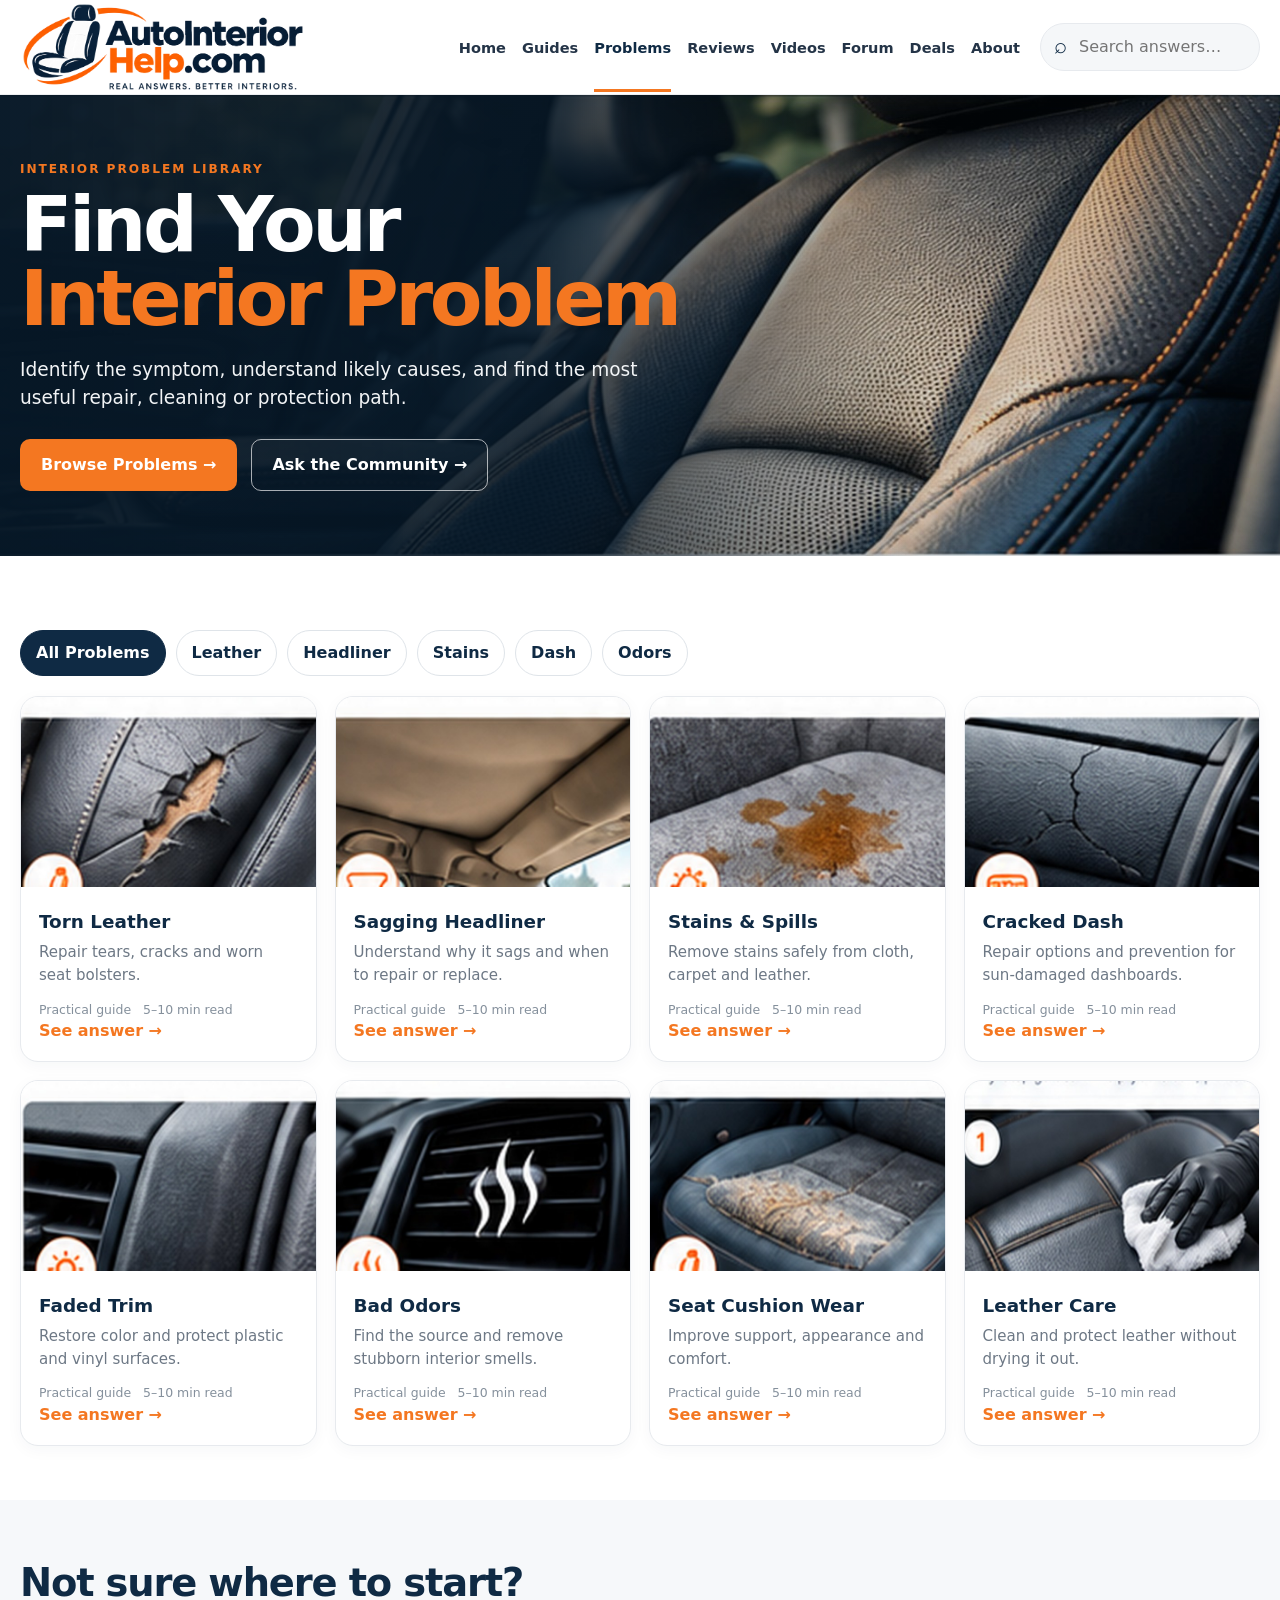
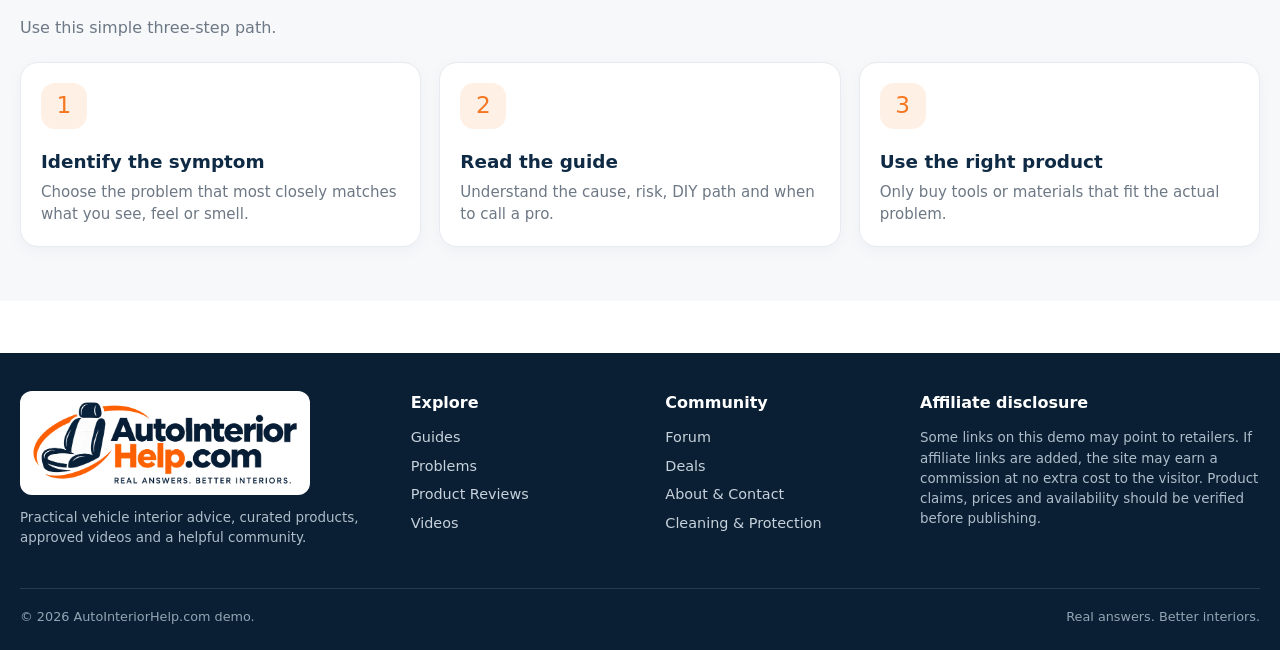
<file: problems.html>
<!doctype html><html lang="en"><head><meta charset="utf-8"><meta name="viewport" content="width=device-width,initial-scale=1"><title>Interior Problem Library | AutoInteriorHelp.com</title><meta name="description" content="Find practical solutions for torn leather, headliners, stains, cracked dashboards, odors and more."><meta name="theme-color" content="#0f2a44"><link rel="icon" href="assets/images/favicon.png"><link rel="stylesheet" href="assets/css/style.css"></head><body><header class="site-header"><div class="container header-row"><a class="brand" href="index.html"><img src="assets/images/logo-header.png" alt="AutoInteriorHelp.com"></a><button class="menu-btn" aria-label="Open menu">☰</button><nav class="nav"><a class="" href="index.html">Home</a><a class="" href="guides.html">Guides</a><a class="active" href="problems.html">Problems</a><a class="" href="reviews.html">Reviews</a><a class="" href="videos.html">Videos</a><a class="" href="forum.html">Forum</a><a class="" href="deals.html">Deals</a><a class="" href="about.html">About</a></nav><div class="header-search"><input aria-label="Search" placeholder="Search answers…"><div class="search-results"></div></div></div></header><section class="hero compact"><div class="container"><div class="hero-copy"><div class="eyebrow">INTERIOR PROBLEM LIBRARY</div><h1>Find Your <span class="orange">Interior Problem</span></h1><p>Identify the symptom, understand likely causes, and find the most useful repair, cleaning or protection path.</p><div class="actions"><a class="btn btn-primary" href="#problems">Browse Problems →</a><a class="btn btn-outline" href="forum.html">Ask the Community →</a></div></div></div></section>
<section id="problems" class="section"><div class="container"><div class="filters" data-filter-group><button class="filter-btn active" data-filter="all">All Problems</button><button class="filter-btn" data-filter="leather">Leather</button><button class="filter-btn" data-filter="headliner">Headliner</button><button class="filter-btn" data-filter="stains">Stains</button><button class="filter-btn" data-filter="dash">Dash</button><button class="filter-btn" data-filter="odors">Odors</button></div><div class="grid grid-4"><article class="card" data-category="leather"><img class="card-img" src="assets/images/torn-leather.jpg" alt="Torn Leather"><div class="card-body"><h3>Torn Leather</h3><p>Repair tears, cracks and worn seat bolsters.</p><div class="meta"><span>Practical guide</span><span>5–10 min read</span></div><a class="link-arrow" href="problems.html#leather">See answer →</a></div></article><article class="card" data-category="headliner"><img class="card-img" src="assets/images/headliner-card.jpg" alt="Sagging Headliner"><div class="card-body"><h3>Sagging Headliner</h3><p>Understand why it sags and when to repair or replace.</p><div class="meta"><span>Practical guide</span><span>5–10 min read</span></div><a class="link-arrow" href="headliner-guide.html">See answer →</a></div></article><article class="card" data-category="stains"><img class="card-img" src="assets/images/stain.jpg" alt="Stains & Spills"><div class="card-body"><h3>Stains & Spills</h3><p>Remove stains safely from cloth, carpet and leather.</p><div class="meta"><span>Practical guide</span><span>5–10 min read</span></div><a class="link-arrow" href="cleaning.html#stains">See answer →</a></div></article><article class="card" data-category="dash"><img class="card-img" src="assets/images/cracked-dash.jpg" alt="Cracked Dash"><div class="card-body"><h3>Cracked Dash</h3><p>Repair options and prevention for sun-damaged dashboards.</p><div class="meta"><span>Practical guide</span><span>5–10 min read</span></div><a class="link-arrow" href="problems.html#dash">See answer →</a></div></article><article class="card" data-category="trim"><img class="card-img" src="assets/images/trim.jpg" alt="Faded Trim"><div class="card-body"><h3>Faded Trim</h3><p>Restore color and protect plastic and vinyl surfaces.</p><div class="meta"><span>Practical guide</span><span>5–10 min read</span></div><a class="link-arrow" href="problems.html#trim">See answer →</a></div></article><article class="card" data-category="odors"><img class="card-img" src="assets/images/odors.jpg" alt="Bad Odors"><div class="card-body"><h3>Bad Odors</h3><p>Find the source and remove stubborn interior smells.</p><div class="meta"><span>Practical guide</span><span>5–10 min read</span></div><a class="link-arrow" href="cleaning.html#odors">See answer →</a></div></article><article class="card" data-category="seats"><img class="card-img" src="assets/images/seat-wear.jpg" alt="Seat Cushion Wear"><div class="card-body"><h3>Seat Cushion Wear</h3><p>Improve support, appearance and comfort.</p><div class="meta"><span>Practical guide</span><span>5–10 min read</span></div><a class="link-arrow" href="problems.html#seats">See answer →</a></div></article><article class="card" data-category="cleaning"><img class="card-img" src="assets/images/clean-leather.jpg" alt="Leather Care"><div class="card-body"><h3>Leather Care</h3><p>Clean and protect leather without drying it out.</p><div class="meta"><span>Practical guide</span><span>5–10 min read</span></div><a class="link-arrow" href="cleaning.html">See answer →</a></div></article></div></div></section>
<section class="section soft"><div class="container"><div class="section-head"><div><h2>Not sure where to start?</h2><p>Use this simple three-step path.</p></div></div><div class="grid grid-3"><div class="card category-card"><div class="category-icon">1</div><h3>Identify the symptom</h3><p>Choose the problem that most closely matches what you see, feel or smell.</p></div><div class="card category-card"><div class="category-icon">2</div><h3>Read the guide</h3><p>Understand the cause, risk, DIY path and when to call a pro.</p></div><div class="card category-card"><div class="category-icon">3</div><h3>Use the right product</h3><p>Only buy tools or materials that fit the actual problem.</p></div></div></div></section><footer class="site-footer"><div class="container"><div class="footer-grid"><div><img class="footer-logo" src="assets/images/logo-header.png" alt="AutoInteriorHelp.com"><p>Practical vehicle interior advice, curated products, approved videos and a helpful community.</p></div><div><h4>Explore</h4><a href="guides.html">Guides</a><a href="problems.html">Problems</a><a href="reviews.html">Product Reviews</a><a href="videos.html">Videos</a></div><div><h4>Community</h4><a href="forum.html">Forum</a><a href="deals.html">Deals</a><a href="about.html">About & Contact</a><a href="cleaning.html">Cleaning & Protection</a></div><div><h4>Affiliate disclosure</h4><p>Some links on this demo may point to retailers. If affiliate links are added, the site may earn a commission at no extra cost to the visitor. Product claims, prices and availability should be verified before publishing.</p></div></div><div class="footer-bottom"><span>© 2026 AutoInteriorHelp.com demo.</span><span>Real answers. Better interiors.</span></div></div></footer><div class="toast" aria-live="polite"></div><script src="assets/js/site.js"></script></body></html>
</file>
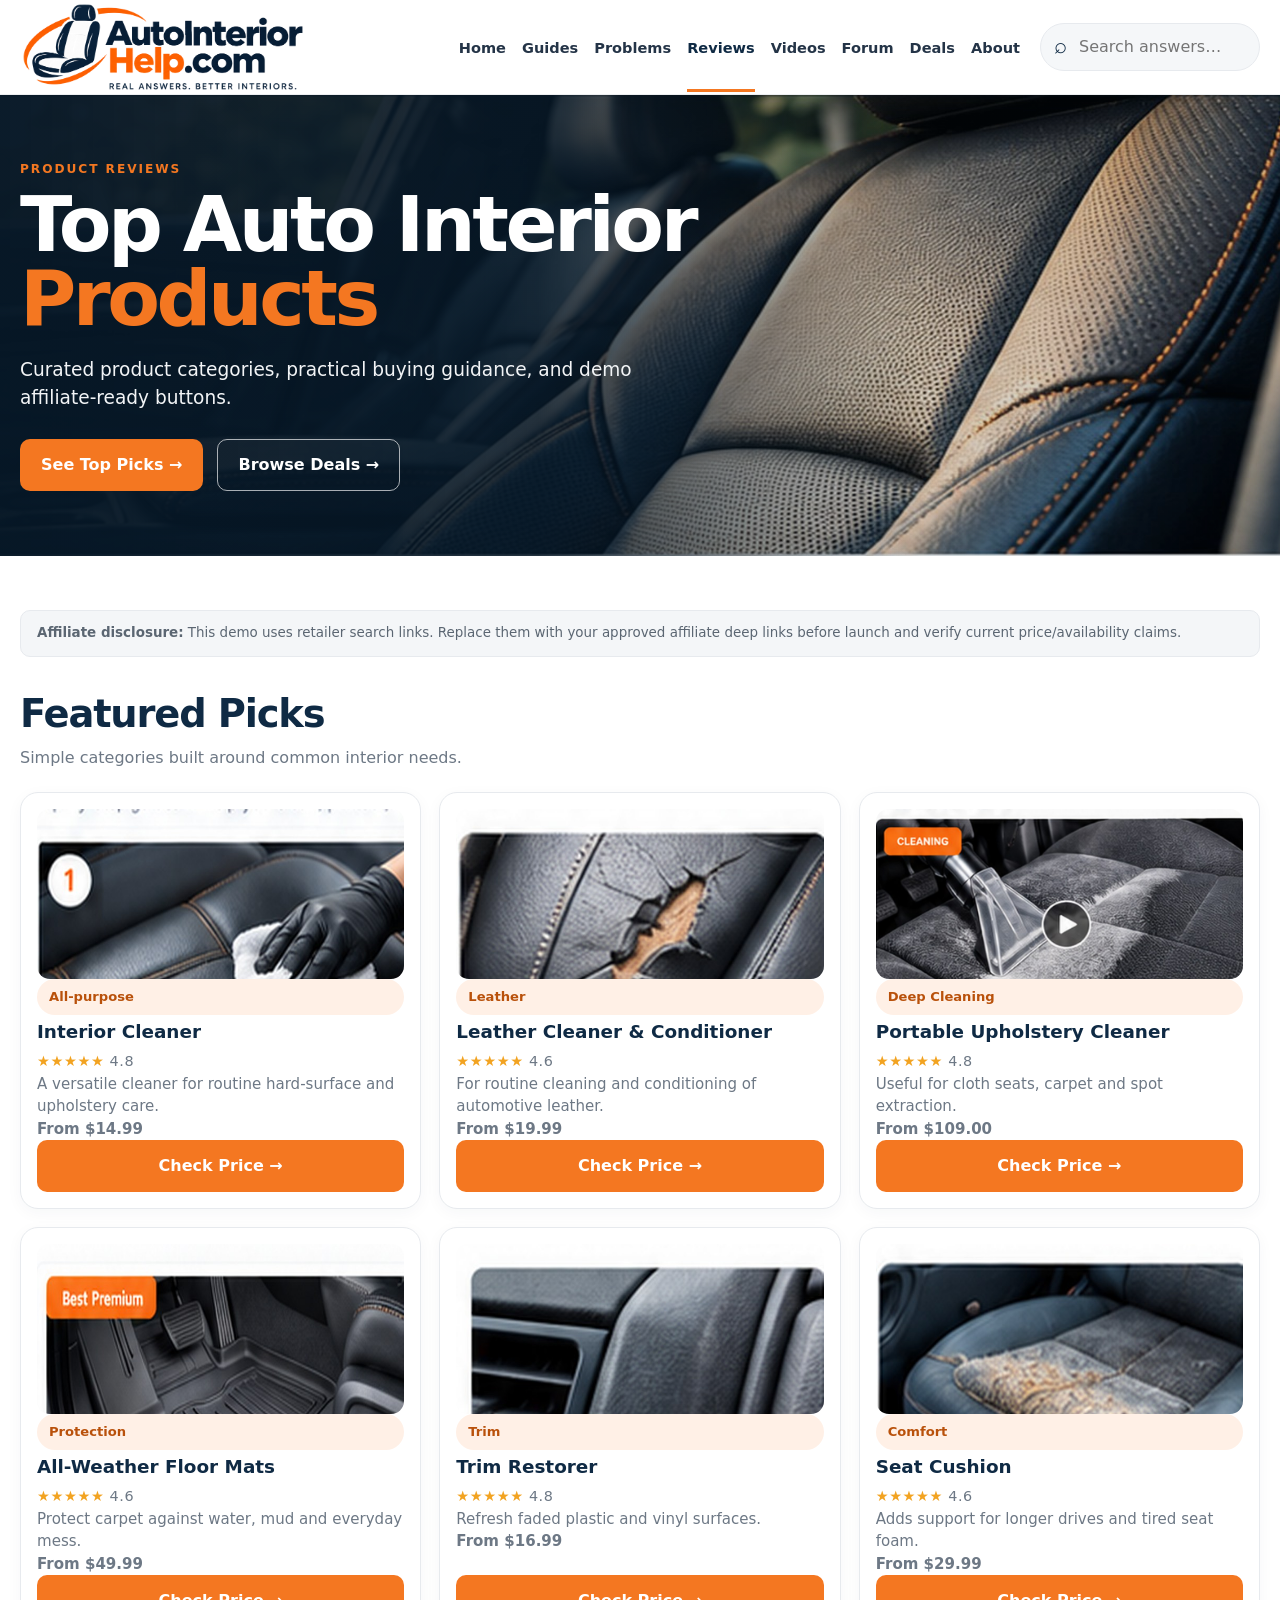
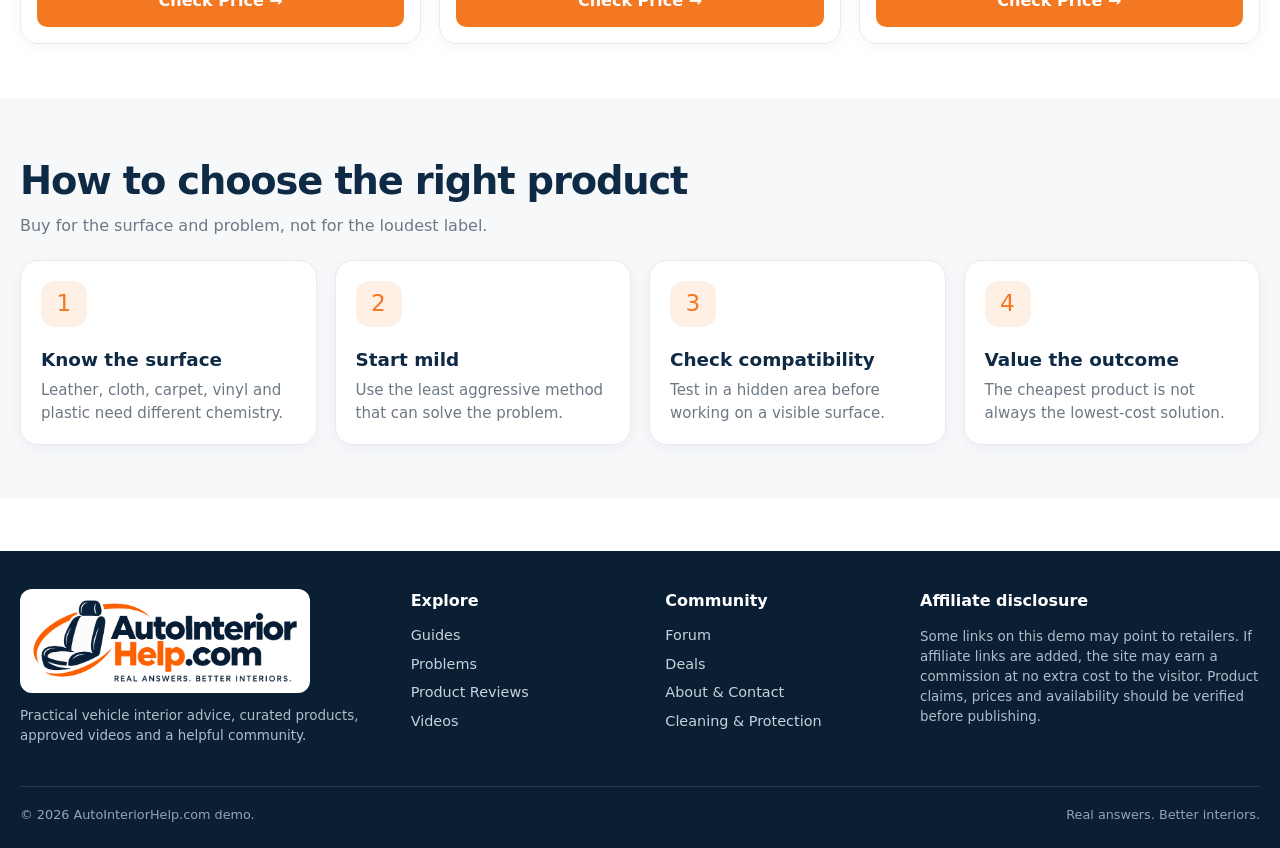
<file: reviews.html>
<!doctype html><html lang="en"><head><meta charset="utf-8"><meta name="viewport" content="width=device-width,initial-scale=1"><title>Auto Interior Product Reviews | AutoInteriorHelp.com</title><meta name="description" content="Curated product recommendations and buying guidance for cleaners, leather care, floor protection, comfort and detailing tools."><meta name="theme-color" content="#0f2a44"><link rel="icon" href="assets/images/favicon.png"><link rel="stylesheet" href="assets/css/style.css"></head><body><header class="site-header"><div class="container header-row"><a class="brand" href="index.html"><img src="assets/images/logo-header.png" alt="AutoInteriorHelp.com"></a><button class="menu-btn" aria-label="Open menu">☰</button><nav class="nav"><a class="" href="index.html">Home</a><a class="" href="guides.html">Guides</a><a class="" href="problems.html">Problems</a><a class="active" href="reviews.html">Reviews</a><a class="" href="videos.html">Videos</a><a class="" href="forum.html">Forum</a><a class="" href="deals.html">Deals</a><a class="" href="about.html">About</a></nav><div class="header-search"><input aria-label="Search" placeholder="Search answers…"><div class="search-results"></div></div></div></header><section class="hero compact"><div class="container"><div class="hero-copy"><div class="eyebrow">PRODUCT REVIEWS</div><h1>Top Auto Interior <span class="orange">Products</span></h1><p>Curated product categories, practical buying guidance, and demo affiliate-ready buttons.</p><div class="actions"><a class="btn btn-primary" href="#products">See Top Picks →</a><a class="btn btn-outline" href="deals.html">Browse Deals →</a></div></div></div></section>
<section class="section"><div class="container"><div class="disclosure"><strong>Affiliate disclosure:</strong> This demo uses retailer search links. Replace them with your approved affiliate deep links before launch and verify current price/availability claims.</div><div class="section-head" style="margin-top:28px"><div><h2>Featured Picks</h2><p>Simple categories built around common interior needs.</p></div></div><div id="products" class="grid grid-3"><div class="card product-card" data-category="all-purpose"><div class="product-thumb"><img src="assets/images/clean-leather.jpg" alt="Interior Cleaner"></div><span class="pill orange">All-purpose</span><h3>Interior Cleaner</h3><div class="stars">★★★★★ <span class="muted">4.8</span></div><p>A versatile cleaner for routine hard-surface and upholstery care.</p><p class="price">From $14.99</p><a data-affiliate="Interior Cleaner" class="btn btn-primary" target="_blank" rel="nofollow sponsored noopener" href="https://www.amazon.com/s?k=car+interior+cleaner">Check Price →</a></div><div class="card product-card" data-category="leather"><div class="product-thumb"><img src="assets/images/torn-leather.jpg" alt="Leather Cleaner & Conditioner"></div><span class="pill orange">Leather</span><h3>Leather Cleaner & Conditioner</h3><div class="stars">★★★★★ <span class="muted">4.6</span></div><p>For routine cleaning and conditioning of automotive leather.</p><p class="price">From $19.99</p><a data-affiliate="Leather Cleaner & Conditioner" class="btn btn-primary" target="_blank" rel="nofollow sponsored noopener" href="https://www.amazon.com/s?k=car+leather+cleaner+conditioner">Check Price →</a></div><div class="card product-card" data-category="deep-cleaning"><div class="product-thumb"><img src="assets/images/extractor.jpg" alt="Portable Upholstery Cleaner"></div><span class="pill orange">Deep Cleaning</span><h3>Portable Upholstery Cleaner</h3><div class="stars">★★★★★ <span class="muted">4.8</span></div><p>Useful for cloth seats, carpet and spot extraction.</p><p class="price">From $109.00</p><a data-affiliate="Portable Upholstery Cleaner" class="btn btn-primary" target="_blank" rel="nofollow sponsored noopener" href="https://www.amazon.com/s?k=portable+upholstery+cleaner+car">Check Price →</a></div><div class="card product-card" data-category="protection"><div class="product-thumb"><img src="assets/images/floor-mats.jpg" alt="All-Weather Floor Mats"></div><span class="pill orange">Protection</span><h3>All-Weather Floor Mats</h3><div class="stars">★★★★★ <span class="muted">4.6</span></div><p>Protect carpet against water, mud and everyday mess.</p><p class="price">From $49.99</p><a data-affiliate="All-Weather Floor Mats" class="btn btn-primary" target="_blank" rel="nofollow sponsored noopener" href="https://www.amazon.com/s?k=all+weather+floor+mats+car">Check Price →</a></div><div class="card product-card" data-category="trim"><div class="product-thumb"><img src="assets/images/trim.jpg" alt="Trim Restorer"></div><span class="pill orange">Trim</span><h3>Trim Restorer</h3><div class="stars">★★★★★ <span class="muted">4.8</span></div><p>Refresh faded plastic and vinyl surfaces.</p><p class="price">From $16.99</p><a data-affiliate="Trim Restorer" class="btn btn-primary" target="_blank" rel="nofollow sponsored noopener" href="https://www.amazon.com/s?k=car+interior+trim+restorer">Check Price →</a></div><div class="card product-card" data-category="comfort"><div class="product-thumb"><img src="assets/images/seat-wear.jpg" alt="Seat Cushion"></div><span class="pill orange">Comfort</span><h3>Seat Cushion</h3><div class="stars">★★★★★ <span class="muted">4.6</span></div><p>Adds support for longer drives and tired seat foam.</p><p class="price">From $29.99</p><a data-affiliate="Seat Cushion" class="btn btn-primary" target="_blank" rel="nofollow sponsored noopener" href="https://www.amazon.com/s?k=car+seat+cushion">Check Price →</a></div></div></div></section>
<section class="section soft"><div class="container"><div class="section-head"><div><h2>How to choose the right product</h2><p>Buy for the surface and problem, not for the loudest label.</p></div></div><div class="grid grid-4"><div class="card category-card"><div class="category-icon">1</div><h3>Know the surface</h3><p>Leather, cloth, carpet, vinyl and plastic need different chemistry.</p></div><div class="card category-card"><div class="category-icon">2</div><h3>Start mild</h3><p>Use the least aggressive method that can solve the problem.</p></div><div class="card category-card"><div class="category-icon">3</div><h3>Check compatibility</h3><p>Test in a hidden area before working on a visible surface.</p></div><div class="card category-card"><div class="category-icon">4</div><h3>Value the outcome</h3><p>The cheapest product is not always the lowest-cost solution.</p></div></div></div></section><footer class="site-footer"><div class="container"><div class="footer-grid"><div><img class="footer-logo" src="assets/images/logo-header.png" alt="AutoInteriorHelp.com"><p>Practical vehicle interior advice, curated products, approved videos and a helpful community.</p></div><div><h4>Explore</h4><a href="guides.html">Guides</a><a href="problems.html">Problems</a><a href="reviews.html">Product Reviews</a><a href="videos.html">Videos</a></div><div><h4>Community</h4><a href="forum.html">Forum</a><a href="deals.html">Deals</a><a href="about.html">About & Contact</a><a href="cleaning.html">Cleaning & Protection</a></div><div><h4>Affiliate disclosure</h4><p>Some links on this demo may point to retailers. If affiliate links are added, the site may earn a commission at no extra cost to the visitor. Product claims, prices and availability should be verified before publishing.</p></div></div><div class="footer-bottom"><span>© 2026 AutoInteriorHelp.com demo.</span><span>Real answers. Better interiors.</span></div></div></footer><div class="toast" aria-live="polite"></div><script src="assets/js/site.js"></script></body></html>
</file>
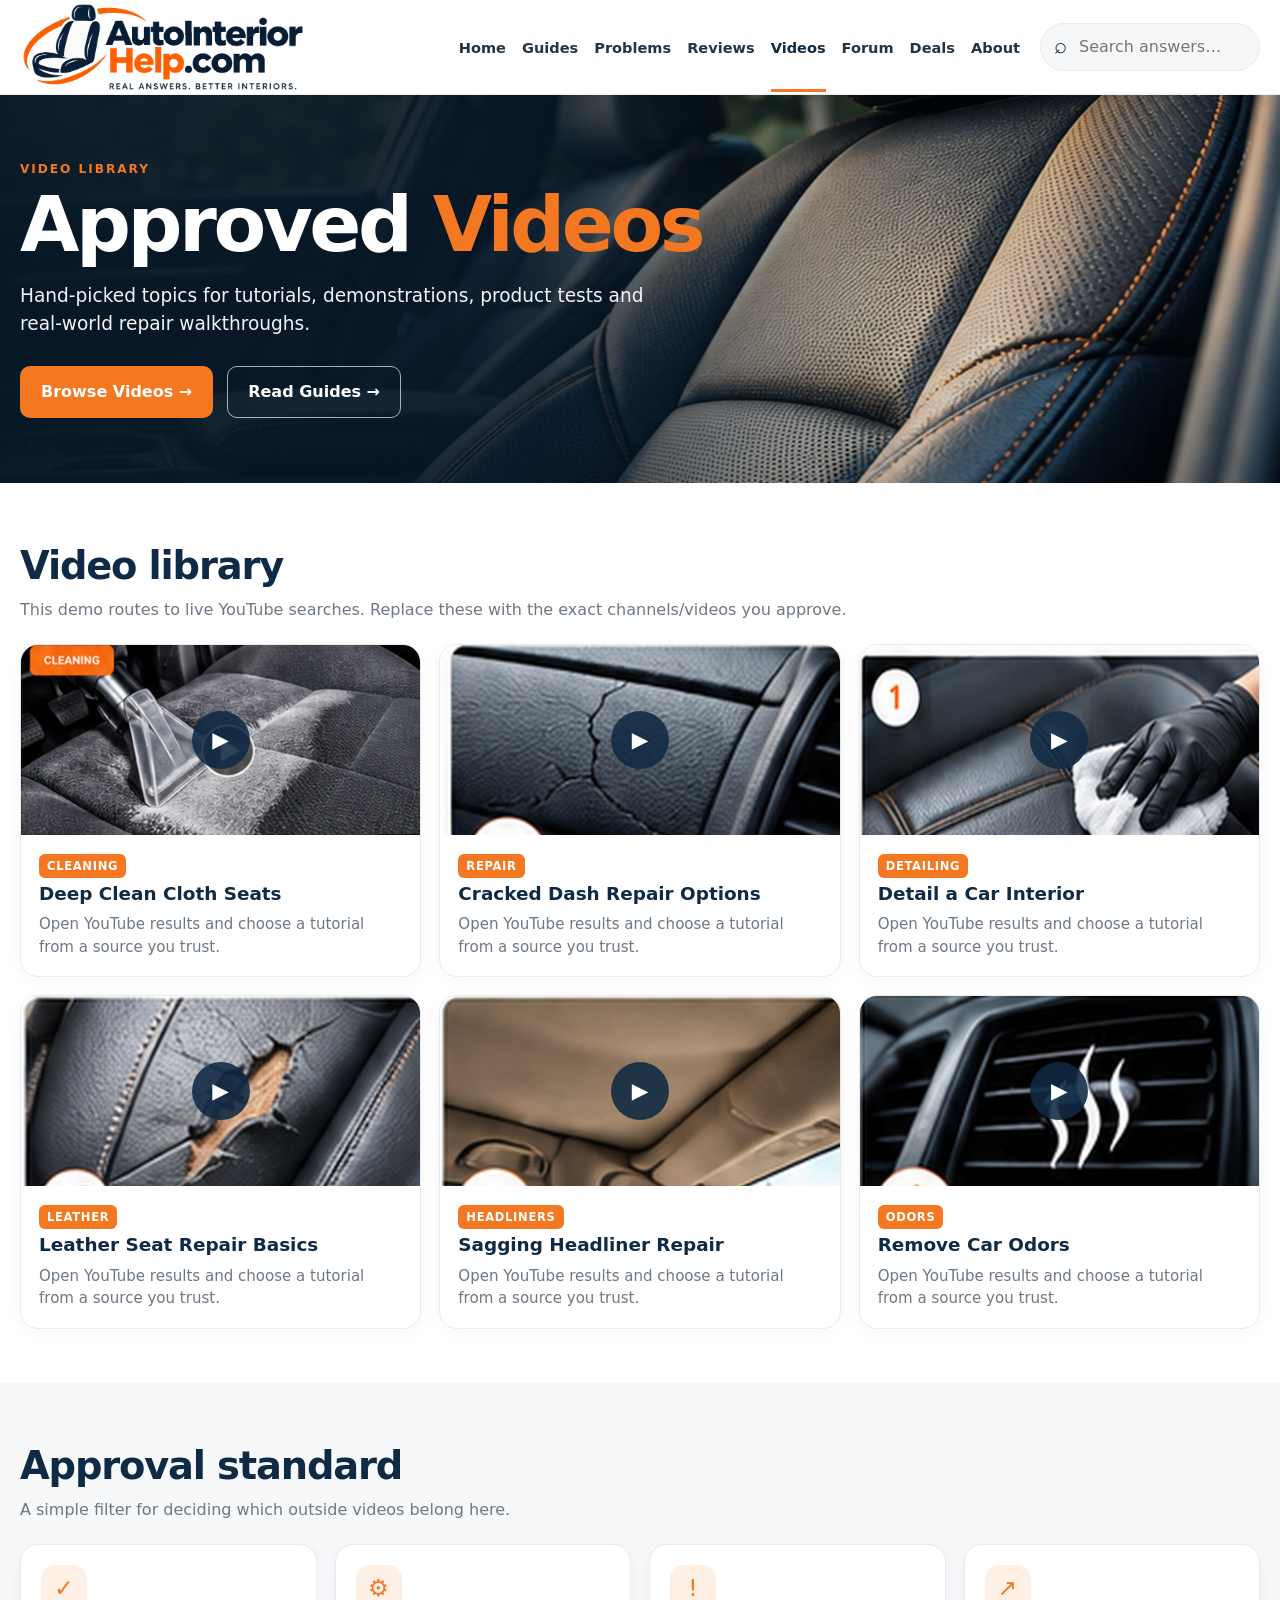
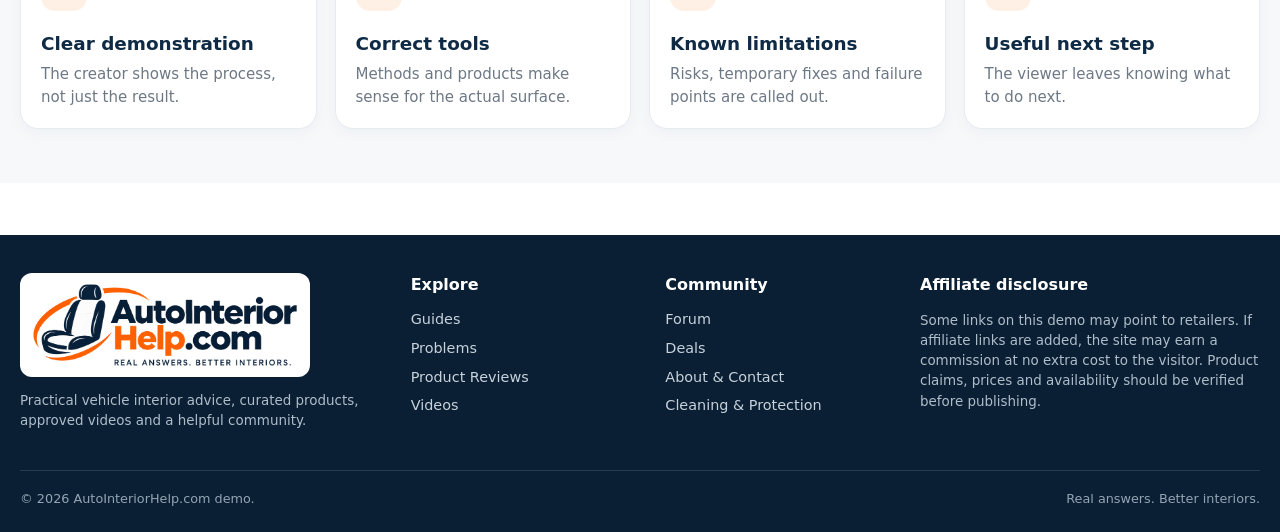
<file: videos.html>
<!doctype html><html lang="en"><head><meta charset="utf-8"><meta name="viewport" content="width=device-width,initial-scale=1"><title>Approved Auto Interior Videos | AutoInteriorHelp.com</title><meta name="description" content="A curated video library for vehicle interior cleaning, repairs, detailing, headliners and product use."><meta name="theme-color" content="#0f2a44"><link rel="icon" href="assets/images/favicon.png"><link rel="stylesheet" href="assets/css/style.css"></head><body><header class="site-header"><div class="container header-row"><a class="brand" href="index.html"><img src="assets/images/logo-header.png" alt="AutoInteriorHelp.com"></a><button class="menu-btn" aria-label="Open menu">☰</button><nav class="nav"><a class="" href="index.html">Home</a><a class="" href="guides.html">Guides</a><a class="" href="problems.html">Problems</a><a class="" href="reviews.html">Reviews</a><a class="active" href="videos.html">Videos</a><a class="" href="forum.html">Forum</a><a class="" href="deals.html">Deals</a><a class="" href="about.html">About</a></nav><div class="header-search"><input aria-label="Search" placeholder="Search answers…"><div class="search-results"></div></div></div></header><section class="hero compact"><div class="container"><div class="hero-copy"><div class="eyebrow">VIDEO LIBRARY</div><h1>Approved <span class="orange">Videos</span></h1><p>Hand-picked topics for tutorials, demonstrations, product tests and real-world repair walkthroughs.</p><div class="actions"><a class="btn btn-primary" href="#videos">Browse Videos →</a><a class="btn btn-outline" href="guides.html">Read Guides →</a></div></div></div></section><section id="videos" class="section"><div class="container"><div class="section-head"><div><h2>Video library</h2><p>This demo routes to live YouTube searches. Replace these with the exact channels/videos you approve.</p></div></div><div class="grid grid-3"><a class="card video-card" target="_blank" rel="noopener" href="https://www.youtube.com/results?search_query=car+interior+deep+cleaning"><div class="thumb"><img src="assets/images/extractor.jpg" alt="Deep Clean Cloth Seats"><span class="play">▶</span></div><div class="card-body"><span class="tag">Cleaning</span><h3>Deep Clean Cloth Seats</h3><p>Open YouTube results and choose a tutorial from a source you trust.</p></div></a><a class="card video-card" target="_blank" rel="noopener" href="https://www.youtube.com/results?search_query=cracked+dashboard+repair"><div class="thumb"><img src="assets/images/cracked-dash.jpg" alt="Cracked Dash Repair Options"><span class="play">▶</span></div><div class="card-body"><span class="tag">Repair</span><h3>Cracked Dash Repair Options</h3><p>Open YouTube results and choose a tutorial from a source you trust.</p></div></a><a class="card video-card" target="_blank" rel="noopener" href="https://www.youtube.com/results?search_query=car+interior+detailing"><div class="thumb"><img src="assets/images/clean-leather.jpg" alt="Detail a Car Interior"><span class="play">▶</span></div><div class="card-body"><span class="tag">Detailing</span><h3>Detail a Car Interior</h3><p>Open YouTube results and choose a tutorial from a source you trust.</p></div></a><a class="card video-card" target="_blank" rel="noopener" href="https://www.youtube.com/results?search_query=car+leather+seat+repair"><div class="thumb"><img src="assets/images/torn-leather.jpg" alt="Leather Seat Repair Basics"><span class="play">▶</span></div><div class="card-body"><span class="tag">Leather</span><h3>Leather Seat Repair Basics</h3><p>Open YouTube results and choose a tutorial from a source you trust.</p></div></a><a class="card video-card" target="_blank" rel="noopener" href="https://www.youtube.com/results?search_query=sagging+headliner+repair"><div class="thumb"><img src="assets/images/headliner-card.jpg" alt="Sagging Headliner Repair"><span class="play">▶</span></div><div class="card-body"><span class="tag">Headliners</span><h3>Sagging Headliner Repair</h3><p>Open YouTube results and choose a tutorial from a source you trust.</p></div></a><a class="card video-card" target="_blank" rel="noopener" href="https://www.youtube.com/results?search_query=remove+car+interior+odor"><div class="thumb"><img src="assets/images/odors.jpg" alt="Remove Car Odors"><span class="play">▶</span></div><div class="card-body"><span class="tag">Odors</span><h3>Remove Car Odors</h3><p>Open YouTube results and choose a tutorial from a source you trust.</p></div></a></div></div></section><section class="section soft"><div class="container"><div class="section-head"><div><h2>Approval standard</h2><p>A simple filter for deciding which outside videos belong here.</p></div></div><div class="grid grid-4"><div class="card category-card"><div class="category-icon">✓</div><h3>Clear demonstration</h3><p>The creator shows the process, not just the result.</p></div><div class="card category-card"><div class="category-icon">⚙</div><h3>Correct tools</h3><p>Methods and products make sense for the actual surface.</p></div><div class="card category-card"><div class="category-icon">!</div><h3>Known limitations</h3><p>Risks, temporary fixes and failure points are called out.</p></div><div class="card category-card"><div class="category-icon">↗</div><h3>Useful next step</h3><p>The viewer leaves knowing what to do next.</p></div></div></div></section><footer class="site-footer"><div class="container"><div class="footer-grid"><div><img class="footer-logo" src="assets/images/logo-header.png" alt="AutoInteriorHelp.com"><p>Practical vehicle interior advice, curated products, approved videos and a helpful community.</p></div><div><h4>Explore</h4><a href="guides.html">Guides</a><a href="problems.html">Problems</a><a href="reviews.html">Product Reviews</a><a href="videos.html">Videos</a></div><div><h4>Community</h4><a href="forum.html">Forum</a><a href="deals.html">Deals</a><a href="about.html">About & Contact</a><a href="cleaning.html">Cleaning & Protection</a></div><div><h4>Affiliate disclosure</h4><p>Some links on this demo may point to retailers. If affiliate links are added, the site may earn a commission at no extra cost to the visitor. Product claims, prices and availability should be verified before publishing.</p></div></div><div class="footer-bottom"><span>© 2026 AutoInteriorHelp.com demo.</span><span>Real answers. Better interiors.</span></div></div></footer><div class="toast" aria-live="polite"></div><script src="assets/js/site.js"></script></body></html>
</file>
<file: assets/css/style.css>
:root{--navy:#0f2a44;--navy2:#0a1f33;--orange:#f47721;--orange2:#dc6717;--cream:#f7f5f2;--ink:#1f2d3d;--muted:#6d7885;--line:#e7eaee;--card:#fff;--soft:#f6f8fa;--shadow:0 14px 36px rgba(15,42,68,.10);--radius:18px;--max:1240px}
*{box-sizing:border-box}html{scroll-behavior:smooth}body{margin:0;font-family:Inter,ui-sans-serif,system-ui,-apple-system,BlinkMacSystemFont,"Segoe UI",sans-serif;color:var(--ink);background:#fff;line-height:1.5}img{max-width:100%;display:block}a{color:inherit;text-decoration:none}button,input,textarea,select{font:inherit}.container{width:min(var(--max),calc(100% - 36px));margin:auto}.eyebrow{font-size:.76rem;letter-spacing:.16em;text-transform:uppercase;font-weight:800;color:var(--orange)}.muted{color:var(--muted)}.orange{color:var(--orange)}
.site-header{position:sticky;top:0;z-index:50;background:rgba(255,255,255,.96);backdrop-filter:blur(12px);border-bottom:1px solid rgba(15,42,68,.08)}.header-row{height:94px;display:flex;align-items:center;gap:20px}.brand{display:flex;align-items:center;flex:0 0 auto}.brand img{width:286px;height:auto;max-width:30vw;object-fit:contain}.nav{display:flex;gap:16px;align-items:center;margin-left:auto}.nav a{font-size:.91rem;font-weight:750;color:#243447;padding:35px 0 31px;border-bottom:3px solid transparent}.nav a.active,.nav a:hover{color:var(--navy);border-color:var(--orange)}.header-search{width:220px;position:relative;flex:0 0 220px}.header-search input{width:100%;border:1px solid var(--line);background:#f5f7f9;border-radius:999px;padding:11px 16px 11px 38px;outline:none}.header-search:before{content:'⌕';position:absolute;left:14px;top:7px;font-size:1.35rem;color:var(--navy)}.menu-btn{display:none;border:0;background:none;font-size:1.7rem;color:var(--navy)}
.hero{position:relative;color:#fff;min-height:500px;display:grid;align-items:center;overflow:hidden;background:linear-gradient(90deg,rgba(6,23,38,.98) 0%,rgba(6,23,38,.88) 42%,rgba(6,23,38,.16) 72%),url('../images/hero.jpg') center/cover no-repeat}.hero.compact{min-height:350px}.hero .container{position:relative;z-index:2}.hero-copy{max-width:690px;padding:65px 0}.hero h1{font-size:clamp(2.65rem,6vw,5rem);line-height:.96;margin:10px 0 20px;letter-spacing:-.045em}.hero p{font-size:1.16rem;max-width:650px;color:#f2f4f6}.actions{display:flex;gap:14px;flex-wrap:wrap;margin-top:28px}.btn{display:inline-flex;align-items:center;justify-content:center;gap:8px;border-radius:10px;padding:13px 20px;font-weight:800;border:1px solid transparent;cursor:pointer;transition:.2s}.btn:hover{transform:translateY(-1px)}.btn-primary{background:var(--orange);color:#fff}.btn-primary:hover{background:var(--orange2)}.btn-secondary{background:#fff;color:var(--navy)}.btn-outline{background:transparent;border-color:rgba(255,255,255,.65);color:#fff}.btn-small{padding:10px 14px;font-size:.9rem}.pill{display:inline-flex;align-items:center;border-radius:999px;padding:8px 12px;background:#eef3f7;color:var(--navy);font-weight:800;font-size:.82rem}.pill.orange{background:#fff0e6;color:#b9510b}
.trustbar{border-bottom:1px solid var(--line);background:#fff}.trust-grid{display:grid;grid-template-columns:repeat(5,1fr);gap:8px;padding:16px 0}.trust-item{display:flex;align-items:center;gap:10px;padding:8px 10px}.trust-icon{width:40px;height:40px;border-radius:12px;background:#f3f6f8;display:grid;place-items:center;font-size:1.25rem}.trust-item strong{display:block;color:var(--navy);font-size:.92rem}.trust-item span{font-size:.76rem;color:var(--muted)}
.section{padding:54px 0}.section.soft{background:var(--soft)}.section-head{display:flex;align-items:end;justify-content:space-between;gap:20px;margin-bottom:22px}.section-head h2{font-size:clamp(1.7rem,3vw,2.5rem);margin:0;color:var(--navy);letter-spacing:-.03em}.section-head p{margin:4px 0 0;color:var(--muted)}.link-arrow{font-weight:800;color:var(--orange);white-space:nowrap}
.grid{display:grid;gap:18px}.grid-2{grid-template-columns:repeat(2,1fr)}.grid-3{grid-template-columns:repeat(3,1fr)}.grid-4{grid-template-columns:repeat(4,1fr)}.grid-5{grid-template-columns:repeat(5,1fr)}.card{background:#fff;border:1px solid var(--line);border-radius:var(--radius);overflow:hidden;box-shadow:0 4px 16px rgba(15,42,68,.04)}.card:hover{box-shadow:var(--shadow)}.card-img{height:190px;object-fit:cover;width:100%}.card-body{padding:18px}.card h3{margin:6px 0 8px;color:var(--navy);font-size:1.15rem;line-height:1.2}.card p{margin:0;color:var(--muted);font-size:.94rem}.meta{display:flex;gap:12px;flex-wrap:wrap;color:#85909c;font-size:.78rem;margin-top:14px}.tag{font-size:.72rem;text-transform:uppercase;letter-spacing:.06em;background:var(--orange);color:#fff;border-radius:6px;padding:5px 8px;font-weight:800}.card-overlay{position:relative}.card-overlay:after{content:'';position:absolute;inset:0;background:linear-gradient(180deg,transparent 35%,rgba(4,18,30,.88));pointer-events:none}.card-overlay .overlay-copy{position:absolute;z-index:2;left:20px;right:20px;bottom:18px;color:#fff}.overlay-copy h3{color:#fff;font-size:1.5rem;margin:4px 0}.overlay-copy p{color:#e9eef3}.category-card{display:flex;flex-direction:column;align-items:flex-start;padding:20px;min-height:150px}.category-icon{width:46px;height:46px;border-radius:14px;background:#fff0e6;color:var(--orange);display:grid;place-items:center;font-size:1.45rem;margin-bottom:16px}
.search-panel{margin-top:-34px;position:relative;z-index:5}.search-box{background:#fff;border:1px solid var(--line);box-shadow:var(--shadow);border-radius:18px;padding:18px;display:flex;gap:12px}.search-box input{flex:1;border:1px solid var(--line);border-radius:10px;padding:14px 16px;outline:none}.filters{display:flex;flex-wrap:wrap;gap:10px;margin:20px 0}.filter-btn{border:1px solid #dfe4e9;background:#fff;color:var(--navy);padding:10px 15px;border-radius:999px;font-weight:800;cursor:pointer}.filter-btn.active,.filter-btn:hover{background:var(--navy);color:#fff;border-color:var(--navy)}
.product-card{padding:16px;display:flex;flex-direction:column;min-height:100%}.product-thumb{height:170px;background:#f5f7f8;border-radius:13px;display:grid;place-items:center;overflow:hidden}.product-thumb img{width:100%;height:100%;object-fit:cover}.stars{color:#f2a321;font-size:.9rem;letter-spacing:.04em}.price{font-size:1.25rem;font-weight:900;color:var(--navy)}.product-card .btn{margin-top:auto;width:100%}.disclosure{background:#f4f6f8;border:1px solid var(--line);padding:12px 16px;border-radius:10px;color:#5b6672;font-size:.84rem}
.split{display:grid;grid-template-columns:1.5fr .7fr;gap:26px}.sidebar{display:grid;gap:18px;align-content:start}.sidebox{background:#f7f8fa;border:1px solid var(--line);border-radius:16px;padding:18px}.sidebox h3{color:var(--navy);margin:0 0 12px}.toc a{display:block;padding:9px 0;border-bottom:1px solid #e6eaee;font-weight:700;font-size:.92rem}.article{max-width:850px}.article h2{color:var(--navy);font-size:2rem;margin:34px 0 10px}.article h3{color:var(--navy);font-size:1.25rem}.article p,.article li{color:#475666}.article img{border-radius:16px;width:100%;margin:18px 0}.steps{display:grid;grid-template-columns:repeat(4,1fr);gap:12px}.step{background:#fff;border:1px solid var(--line);border-radius:14px;padding:15px}.num{width:32px;height:32px;border-radius:50%;display:grid;place-items:center;background:var(--orange);color:#fff;font-weight:900;margin-bottom:10px}
.video-card .thumb{position:relative;height:190px;overflow:hidden}.video-card .thumb img{width:100%;height:100%;object-fit:cover}.play{position:absolute;inset:0;margin:auto;width:58px;height:58px;border-radius:50%;display:grid;place-items:center;background:rgba(15,42,68,.88);color:#fff;font-size:1.35rem}.forum-row{background:#fff;border:1px solid var(--line);border-radius:14px;padding:18px;display:grid;grid-template-columns:50px 1fr auto;gap:14px;align-items:center;margin-bottom:12px}.avatar{width:46px;height:46px;border-radius:50%;background:var(--navy);color:#fff;display:grid;place-items:center;font-weight:900}.forum-row h3{margin:0;color:var(--navy);font-size:1.02rem}.forum-row p{margin:5px 0 0;color:var(--muted);font-size:.9rem}.forum-stats{font-size:.78rem;color:var(--muted);text-align:right}.forum-form{display:grid;gap:12px}.forum-form input,.forum-form textarea,.contact-form input,.contact-form textarea,.contact-form select{width:100%;border:1px solid var(--line);border-radius:10px;padding:13px 14px;outline:none}.forum-form textarea,.contact-form textarea{min-height:120px;resize:vertical}
.deal-strip{background:var(--navy);color:#fff;padding:20px;border-radius:18px;display:flex;justify-content:space-between;align-items:center;gap:20px}.deal-strip h3{margin:0}.badge{background:#e84f28;color:#fff;padding:6px 9px;border-radius:7px;font-size:.76rem;font-weight:900}.old-price{text-decoration:line-through;color:#9aa3ad;font-size:.85rem}.compare{width:100%;border-collapse:collapse;background:#fff;border-radius:14px;overflow:hidden;border:1px solid var(--line)}.compare th,.compare td{padding:13px;text-align:left;border-bottom:1px solid var(--line);font-size:.9rem}.compare th{background:#f6f8fa;color:var(--navy)}
.about-band{display:grid;grid-template-columns:1fr 1fr;gap:28px;align-items:center}.about-band img{border-radius:20px}.feature-list{display:grid;grid-template-columns:repeat(2,1fr);gap:12px}.feature{background:#fff;border:1px solid var(--line);border-radius:14px;padding:16px}.feature strong{color:var(--navy);display:block;margin-bottom:5px}
.newsletter{background:var(--navy);color:#fff;border-radius:20px;padding:28px;display:flex;align-items:center;justify-content:space-between;gap:20px}.newsletter form{display:flex;gap:10px;min-width:420px}.newsletter input{flex:1;border:0;border-radius:9px;padding:13px}.newsletter h3{margin:0 0 5px;font-size:1.5rem}
.site-footer{background:#0a1f33;color:#d8e0e7;padding:38px 0 24px;margin-top:52px}.footer-grid{display:grid;grid-template-columns:1.6fr 1fr 1fr 1.5fr;gap:28px}.footer-logo{width:290px;max-width:100%;background:#fff;border-radius:12px;padding:8px 10px;filter:none}.site-footer h4{color:#fff;margin:0 0 12px}.site-footer a{display:block;color:#c7d2dc;margin:7px 0;font-size:.9rem}.site-footer p{font-size:.84rem;color:#aebdca}.footer-bottom{border-top:1px solid rgba(255,255,255,.12);margin-top:26px;padding-top:18px;font-size:.8rem;color:#93a5b4;display:flex;justify-content:space-between;gap:14px;flex-wrap:wrap}
.toast{position:fixed;left:50%;bottom:28px;transform:translateX(-50%) translateY(20px);background:#0f2a44;color:#fff;padding:12px 18px;border-radius:999px;opacity:0;pointer-events:none;transition:.25s;z-index:100}.toast.show{opacity:1;transform:translateX(-50%) translateY(0)}
.search-results{display:none;position:absolute;top:52px;left:0;right:0;background:#fff;border:1px solid var(--line);border-radius:14px;box-shadow:var(--shadow);padding:8px;max-height:370px;overflow:auto}.header-search:focus-within .search-results,.search-results.show{display:block}.search-result{display:block;padding:10px;border-radius:10px}.search-result:hover{background:#f4f7f9}.search-result strong{display:block;color:var(--navy);font-size:.9rem}.search-result small{color:var(--muted)}
@media(max-width:1080px){.menu-btn{display:block;margin-left:auto}.nav{display:none;position:absolute;top:94px;left:0;right:0;background:#fff;padding:12px 24px 22px;flex-direction:column;align-items:stretch;border-bottom:1px solid var(--line)}.nav.open{display:flex}.nav a{padding:9px 0;border:0}.header-search{display:none}.brand img{max-width:none;width:250px}.trust-grid{grid-template-columns:repeat(2,1fr)}.grid-5,.grid-4{grid-template-columns:repeat(2,1fr)}.grid-3{grid-template-columns:repeat(2,1fr)}.split{grid-template-columns:1fr}.sidebar{grid-template-columns:repeat(2,1fr)}.footer-grid{grid-template-columns:repeat(2,1fr)}.newsletter{align-items:flex-start;flex-direction:column}.newsletter form{min-width:0;width:100%}.steps{grid-template-columns:repeat(2,1fr)}}
@media(max-width:640px){.container{width:min(100% - 24px,var(--max))}.header-row{height:76px}.brand img{width:220px}.nav{top:76px}.hero{min-height:520px;background:linear-gradient(180deg,rgba(6,23,38,.88),rgba(6,23,38,.95)),url('../images/hero.jpg') 65% center/cover no-repeat}.hero.compact{min-height:380px}.hero-copy{padding:48px 0}.hero h1{font-size:3rem}.hero p{font-size:1rem}.actions .btn{width:100%}.trust-grid{grid-template-columns:1fr 1fr}.trust-item{align-items:flex-start}.section{padding:40px 0}.section-head{align-items:flex-start;flex-direction:column}.grid-5,.grid-4,.grid-3,.grid-2{grid-template-columns:1fr}.card-img{height:210px}.search-box{flex-direction:column}.sidebar{grid-template-columns:1fr}.steps{grid-template-columns:1fr}.about-band{grid-template-columns:1fr}.feature-list{grid-template-columns:1fr}.newsletter form{flex-direction:column}.footer-grid{grid-template-columns:1fr}.forum-row{grid-template-columns:42px 1fr}.forum-stats{grid-column:2;text-align:left}.compare{display:block;overflow-x:auto}.deal-strip{align-items:flex-start;flex-direction:column}.footer-logo{width:230px}}

/* Exact brand artwork supplied by the site owner */
.brand img,.footer-logo{aspect-ratio:auto}.site-header .brand{line-height:0}.footer-logo{display:block}
</file>
